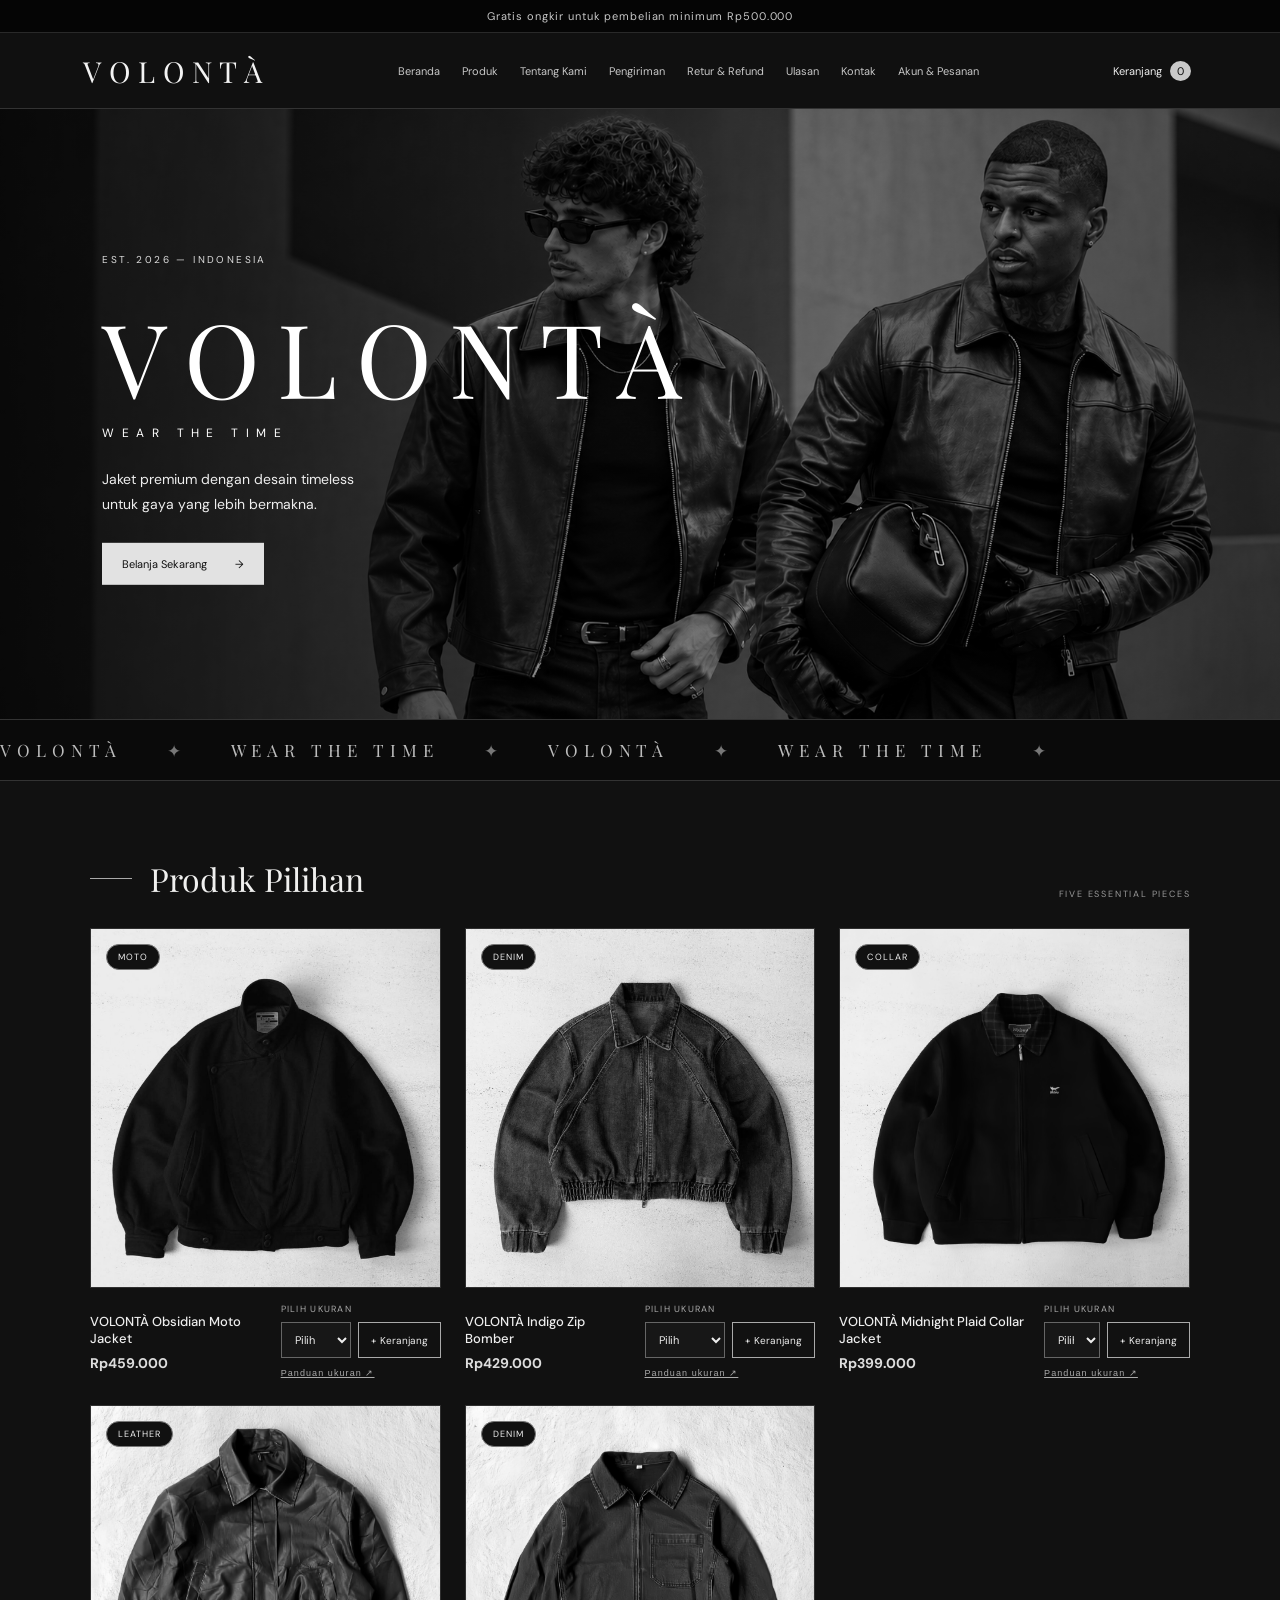
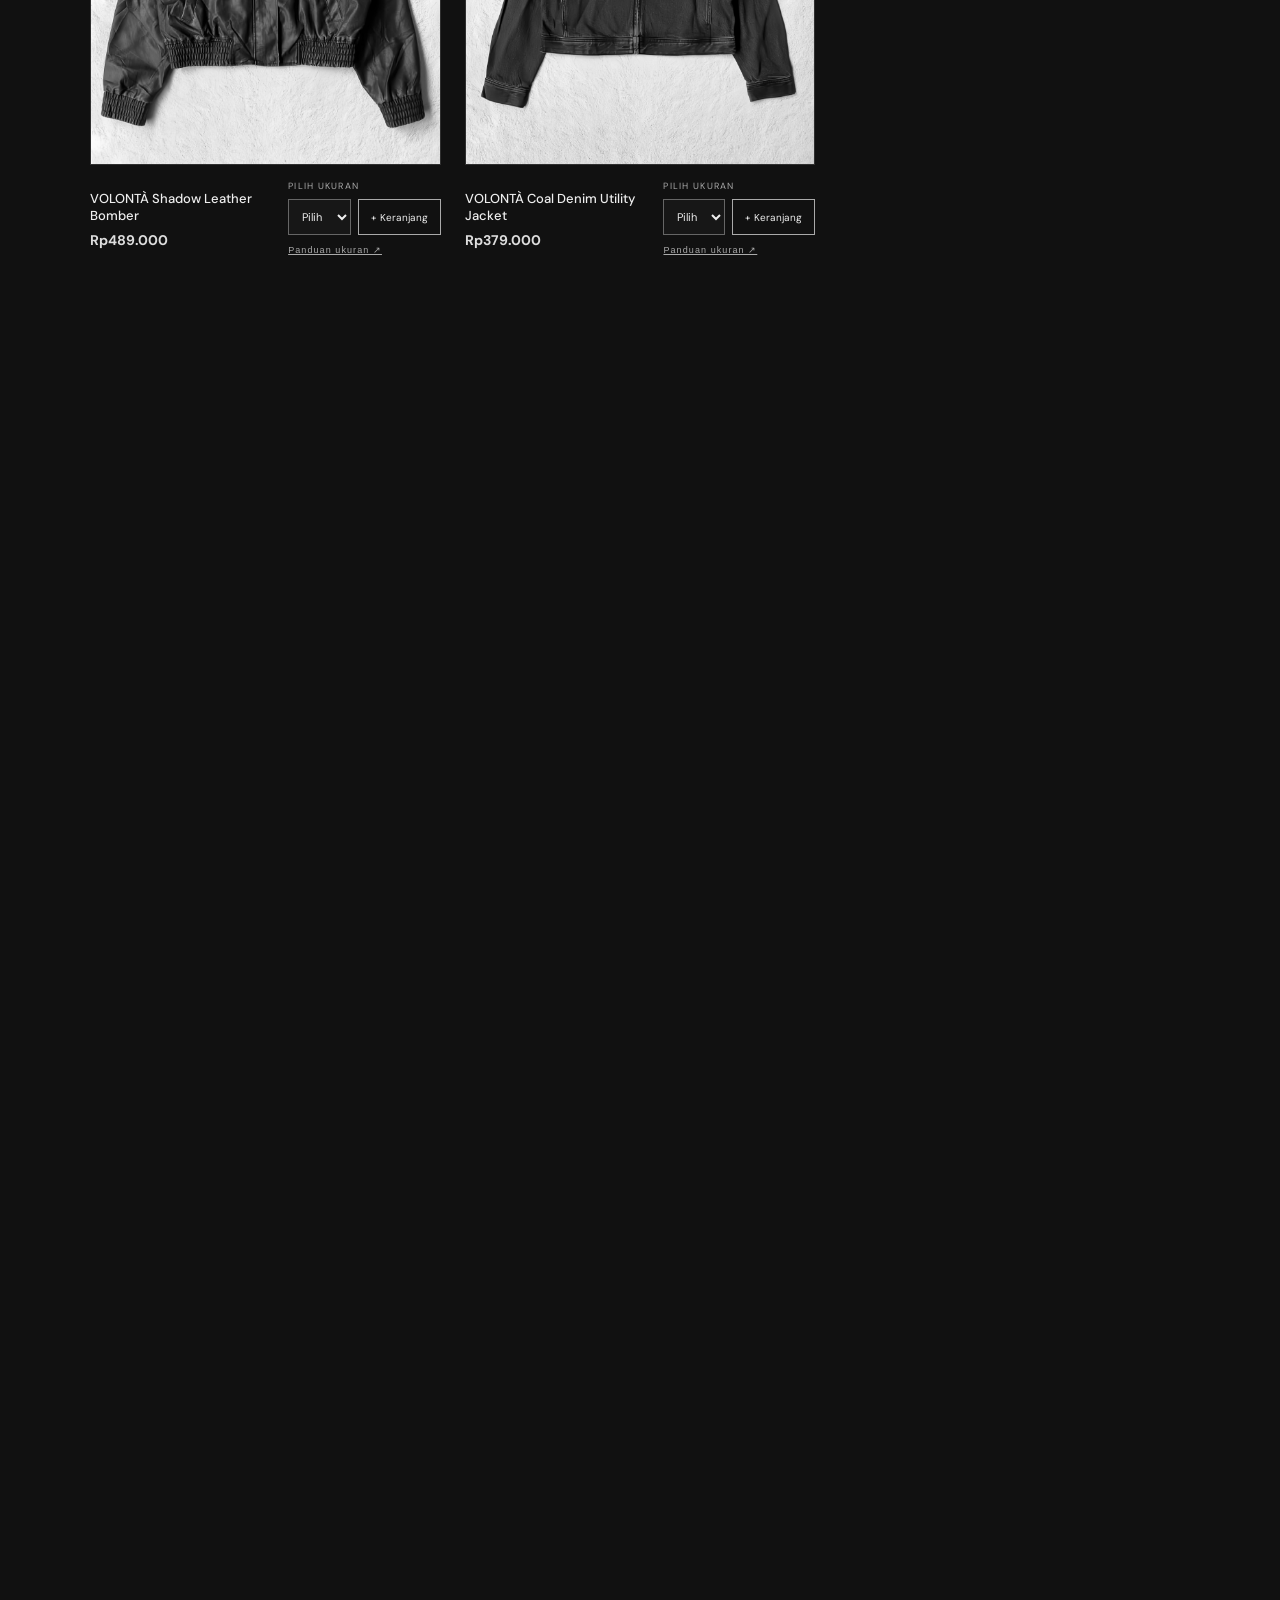
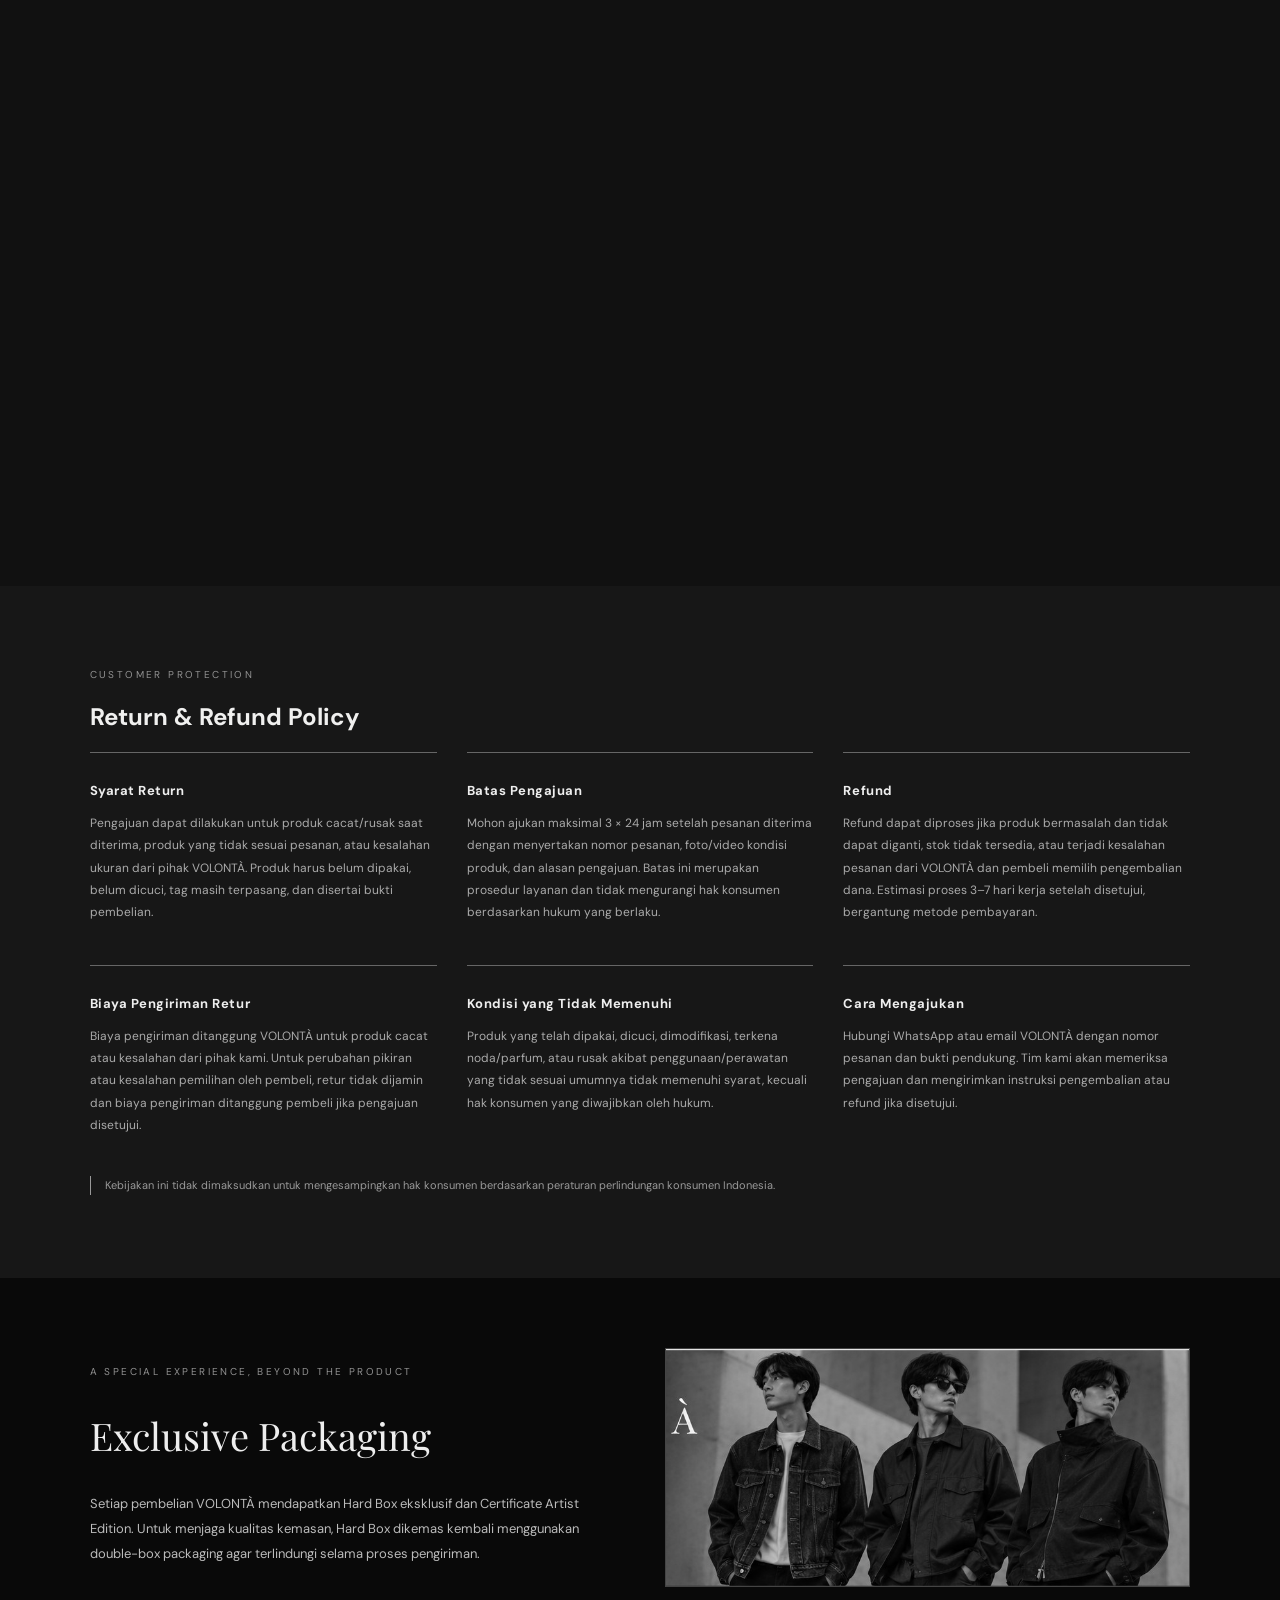
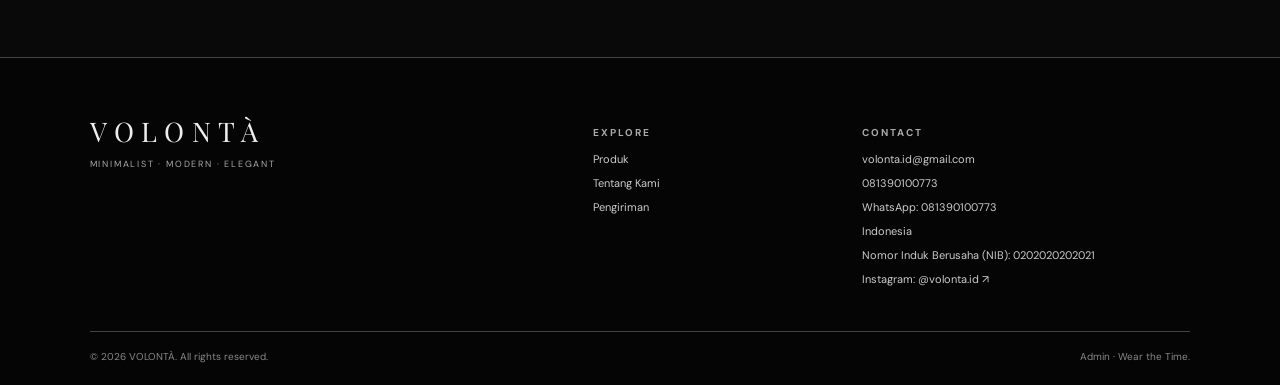
<file: index.html>
<!DOCTYPE html>
<html lang="id">
<head>
  <meta charset="UTF-8">
  <meta name="viewport" content="width=device-width, initial-scale=1.0">
  <meta name="description" content="VOLONTÀ — jaket modern, minimalis, dan timeless.">
  <title>VOLONTÀ — Wear the Time</title>
  <link rel="preconnect" href="https://fonts.googleapis.com">
  <link rel="preconnect" href="https://fonts.gstatic.com" crossorigin>
  <link href="https://fonts.googleapis.com/css2?family=DM+Sans:wght@400;500;600;700&family=Playfair+Display:wght@400;500&display=swap" rel="stylesheet">
  <link rel="stylesheet" href="style.css?v=hero-overlay-mobile-20261108">
</head>
<body>
  <div class="announcement">Gratis ongkir untuk pembelian minimum Rp500.000</div>
  <header class="site-header">
    <a class="wordmark" href="#home">VOLONTÀ</a>
    <button class="menu-toggle" aria-label="Buka navigasi" aria-expanded="false" aria-controls="main-navigation">☰</button>
    <nav class="main-nav" id="main-navigation">
      <a href="#home">Beranda</a><a href="#products">Produk</a><a href="#about">Tentang Kami</a>
      <a href="#shipping">Pengiriman</a><a href="#returns">Retur & Refund</a><a href="#reviews">Ulasan</a><a href="#contact">Kontak</a><a href="account.html">Akun & Pesanan</a>
    </nav>
    <button class="cart-trigger" aria-label="Buka keranjang">Keranjang <span id="cart-count">0</span></button>
  </header>

  <main>
    <section class="hero" id="home">
      <div class="hero-visual">
        <picture class="hero-picture">
          <source media="(max-width: 680px)" srcset="assets/editorial-home-mobile.png">
          <img class="hero-image" src="assets/editorial-home-clean.png" alt="Dua model mengenakan jaket VOLONTÀ di depan arsitektur beton">
        </picture>
        <div class="hero-shade"></div>
      </div>
      <div class="hero-copy">
        <p class="eyebrow">EST. 2026 — INDONESIA</p>
        <h1>VOLONTÀ</h1>
        <p class="tagline">WEAR THE TIME</p>
        <p class="hero-description">Jaket premium dengan desain timeless<br> untuk gaya yang lebih bermakna.</p>
        <a class="light-button" href="#products">Belanja Sekarang <span>→</span></a>
      </div>
    </section>

    <div class="marquee" aria-label="Wear the Time"><div>VOLONTÀ <span>✦</span> WEAR THE TIME <span>✦</span> VOLONTÀ <span>✦</span> WEAR THE TIME <span>✦</span></div></div>
    <section class="section products-section" id="products">
      <div class="section-heading"><div><span class="heading-line"></span><h2>Produk Pilihan</h2></div><span class="muted">FIVE ESSENTIAL PIECES</span></div>
      <div class="product-grid">
        <article class="product-card">
          <div class="product-image-wrap"><img src="assets/obsidian-moto-jacket.jpg" alt="VOLONTÀ Obsidian Moto Jacket"><span class="category">MOTO</span></div>
          <div class="product-info"><div><h3>VOLONTÀ Obsidian Moto Jacket</h3><p class="price">Rp459.000</p></div><div class="product-actions"><label class="size-label" for="size-obsidian">PILIH UKURAN</label><select id="size-obsidian" class="size-select" aria-label="Ukuran Obsidian Moto Jacket"><option value="">Pilih</option><option value="S">S</option><option value="M">M</option><option value="L">L</option><option value="XL">XL</option></select><p class="size-error" data-size-error="obsidian" hidden>Pilih ukuran dulu agar bisa ditambahkan.</p><button class="add-button" data-product="obsidian">+ Keranjang</button><button type="button" class="size-guide-link" data-guide="obsidian">Panduan ukuran ↗</button></div></div>
        </article>
        <article class="product-card">
          <div class="product-image-wrap"><img src="assets/indigo-zip-bomber.jpg" alt="VOLONTÀ Indigo Zip Bomber"><span class="category">DENIM</span></div>
          <div class="product-info"><div><h3>VOLONTÀ Indigo Zip Bomber</h3><p class="price">Rp429.000</p></div><div class="product-actions"><label class="size-label" for="size-indigo">PILIH UKURAN</label><select id="size-indigo" class="size-select" aria-label="Ukuran Indigo Zip Bomber"><option value="">Pilih</option><option value="S">S</option><option value="M">M</option><option value="L">L</option><option value="XL">XL</option></select><p class="size-error" data-size-error="indigo" hidden>Pilih ukuran dulu agar bisa ditambahkan.</p><button class="add-button" data-product="indigo">+ Keranjang</button><button type="button" class="size-guide-link" data-guide="indigo">Panduan ukuran ↗</button></div></div>
        </article>
        <article class="product-card">
          <div class="product-image-wrap"><img src="assets/midnight-plaid-jacket.jpg" alt="VOLONTÀ Midnight Plaid Collar Jacket"><span class="category">COLLAR</span></div>
          <div class="product-info"><div><h3>VOLONTÀ Midnight Plaid Collar Jacket</h3><p class="price">Rp399.000</p></div><div class="product-actions"><label class="size-label" for="size-midnight">PILIH UKURAN</label><select id="size-midnight" class="size-select" aria-label="Ukuran Midnight Plaid Collar Jacket"><option value="">Pilih</option><option value="S">S</option><option value="M">M</option><option value="L">L</option><option value="XL">XL</option></select><p class="size-error" data-size-error="midnight" hidden>Pilih ukuran dulu agar bisa ditambahkan.</p><button class="add-button" data-product="midnight">+ Keranjang</button><button type="button" class="size-guide-link" data-guide="midnight">Panduan ukuran ↗</button></div></div>
        </article>
        <article class="product-card">
          <div class="product-image-wrap"><img src="assets/shadow-leather-bomber.jpg" alt="VOLONTÀ Shadow Leather Bomber"><span class="category">LEATHER</span></div>
          <div class="product-info"><div><h3>VOLONTÀ Shadow Leather Bomber</h3><p class="price">Rp489.000</p></div><div class="product-actions"><label class="size-label" for="size-shadow">PILIH UKURAN</label><select id="size-shadow" class="size-select" aria-label="Ukuran Shadow Leather Bomber"><option value="">Pilih</option><option value="S">S</option><option value="M">M</option><option value="L">L</option><option value="XL">XL</option></select><p class="size-error" data-size-error="shadow" hidden>Pilih ukuran dulu agar bisa ditambahkan.</p><button class="add-button" data-product="shadow">+ Keranjang</button><button type="button" class="size-guide-link" data-guide="shadow">Panduan ukuran ↗</button></div></div>
        </article>
        <article class="product-card">
          <div class="product-image-wrap"><img src="assets/coal-denim-utility.jpg" alt="VOLONTÀ Coal Denim Utility Jacket"><span class="category">DENIM</span></div>
          <div class="product-info"><div><h3>VOLONTÀ Coal Denim Utility Jacket</h3><p class="price">Rp379.000</p></div><div class="product-actions"><label class="size-label" for="size-coal">PILIH UKURAN</label><select id="size-coal" class="size-select" aria-label="Ukuran Coal Denim Utility Jacket"><option value="">Pilih</option><option value="S">S</option><option value="M">M</option><option value="L">L</option><option value="XL">XL</option></select><p class="size-error" data-size-error="coal" hidden>Pilih ukuran dulu agar bisa ditambahkan.</p><button class="add-button" data-product="coal">+ Keranjang</button><button type="button" class="size-guide-link" data-guide="coal">Panduan ukuran ↗</button></div></div>
        </article>
      </div>
    </section>

    <section class="trust-strip">
      <div><span>◇</span><p>Pembayaran aman<br>& terpercaya</p></div><div><span>↗</span><p>Pengiriman ke seluruh<br>Indonesia</p></div>
      <div><span>↺</span><p>Customer care<br>responsif</p></div><div><span>☆</span><p>Hard Box & Certificate<br>Artist Edition</p></div>
    </section>

    <section class="about-section" id="about">
      <div class="about-image"><img src="assets/editorial-about.jpg" alt="Potret editorial model VOLONTÀ"></div>
      <div class="about-copy"><p class="eyebrow">OUR PHILOSOPHY</p><h2>Lebih dari sekadar<br>apa yang dikenakan.</h2>
        <p>VOLONTÀ hadir dari keyakinan bahwa gaya personal tidak perlu berlebihan. Kami menghadirkan jaket dengan garis desain yang bersih, karakter yang kuat, dan estetika yang bertahan melampaui musim.</p>
        <p>Minimalist. Modern. Elegant.</p><a class="text-link" href="#contact">Kenali VOLONTÀ <span>→</span></a>
      </div>
    </section>

    <section class="reviews-section" id="reviews">
      <div class="reviews-layout">
        <div class="reviews-intro"><p class="eyebrow">FROM OUR COMMUNITY</p><h3>Worn, lived in,<br>and loved.</h3><p>Bagikan pengalamanmu dengan VOLONTÀ. Ulasan yang disetujui akan tampil untuk semua pengunjung.</p></div>
        <form class="review-form" id="review-form">
          
          <label for="review-name">Nama yang ditampilkan</label><input id="review-name" name="reviewerName" type="text" maxlength="60" placeholder="Nama" required>
          <label for="review-product">Produk yang diulas</label><select id="review-product" name="product" required><option value="">Pilih produk</option><option value="obsidian">Obsidian Moto Jacket</option><option value="indigo">Indigo Zip Bomber</option><option value="midnight">Midnight Plaid Collar Jacket</option><option value="shadow">Shadow Leather Bomber</option><option value="coal">Coal Denim Utility Jacket</option></select>
          <label for="review-rating">Penilaian</label><select id="review-rating" name="rating" required><option value="">Pilih rating</option><option value="5">★★★★★ — Sangat suka</option><option value="4">★★★★ — Suka</option><option value="3">★★★ — Cukup</option><option value="2">★★ — Kurang</option><option value="1">★ — Tidak puas</option></select>
          <label for="review-message">Ulasan</label><textarea id="review-message" name="message" rows="4" maxlength="1200" placeholder="Ceritakan pengalamanmu dengan produk ini" required></textarea>
          <button type="submit">KIRIM ULASAN</button><small>Nama dan ulasan akan langsung terlihat publik setelah dikirim.</small><p class="review-status" id="review-status" role="status" aria-live="polite"></p>
        </form>
      </div>
      <div class="reviews-list" id="reviews-list" aria-live="polite"><p class="reviews-empty">Memuat ulasan…</p></div>
    </section>
    <section class="info-section" id="shipping">
      <p class="eyebrow">CUSTOMER CARE</p><h2>Shipping & Order Information</h2>
      <div class="info-grid">
        <article><h3>01 / Pemrosesan Pesanan</h3><p>Pesanan diproses dalam 1–2 hari kerja setelah pembayaran dikonfirmasi. Pesanan pada hari libur diproses pada hari kerja berikutnya.</p></article>
        <article><h3>02 / Estimasi Pengiriman</h3><p>Dalam kota: 1–2 hari kerja. Pulau Jawa: 2–4 hari kerja. Luar Pulau Jawa: 3–7 hari kerja. Wilayah terpencil: 5–14 hari kerja. Estimasi dapat berubah mengikuti kurir dan kondisi operasional.</p></article>
        <article><h3>03 / Ekspedisi & Ongkir</h3><p>Ekspedisi mengikuti jangkauan alamat tujuan dan pilihan layanan yang tersedia. Ongkos kirim dihitung berdasarkan alamat, berat paket, dan layanan kurir, lalu dikonfirmasi admin melalui WhatsApp.</p></article>
        <article><h3>04 / Nomor Resi</h3><p>Nomor resi akan dibagikan setelah paket diserahkan kepada ekspedisi. Pembeli dapat melacak paket melalui kanal resmi kurir.</p></article>
        <article><h3>05 / Exclusive Packaging</h3><p>Semua pembelian mendapatkan Hard Box dan Certificate Artist Edition. Hard Box akan dikemas kembali menggunakan double-box packaging untuk membantu melindungi kemasan dan meminimalkan risiko kerusakan selama pengiriman.</p></article>
        <article><h3>06 / Paket Bermasalah</h3><p>Jika paket rusak atau pesanan tidak sesuai, segera hubungi VOLONTÀ dan sertakan foto atau video unboxing serta nomor pesanan agar kami dapat membantu pemeriksaan dan proses klaim.</p></article>
      </div>
    </section>
    <section class="policy-section" id="returns">
      <p class="eyebrow">CUSTOMER PROTECTION</p><h2>Return & Refund Policy</h2>
      <div class="policy-grid">
        <article><h3>Syarat Return</h3><p>Pengajuan dapat dilakukan untuk produk cacat/rusak saat diterima, produk yang tidak sesuai pesanan, atau kesalahan ukuran dari pihak VOLONTÀ. Produk harus belum dipakai, belum dicuci, tag masih terpasang, dan disertai bukti pembelian.</p></article>
        <article><h3>Batas Pengajuan</h3><p>Mohon ajukan maksimal 3 × 24 jam setelah pesanan diterima dengan menyertakan nomor pesanan, foto/video kondisi produk, dan alasan pengajuan. Batas ini merupakan prosedur layanan dan tidak mengurangi hak konsumen berdasarkan hukum yang berlaku.</p></article>
        <article><h3>Refund</h3><p>Refund dapat diproses jika produk bermasalah dan tidak dapat diganti, stok tidak tersedia, atau terjadi kesalahan pesanan dari VOLONTÀ dan pembeli memilih pengembalian dana. Estimasi proses 3–7 hari kerja setelah disetujui, bergantung metode pembayaran.</p></article>
        <article><h3>Biaya Pengiriman Retur</h3><p>Biaya pengiriman ditanggung VOLONTÀ untuk produk cacat atau kesalahan dari pihak kami. Untuk perubahan pikiran atau kesalahan pemilihan oleh pembeli, retur tidak dijamin dan biaya pengiriman ditanggung pembeli jika pengajuan disetujui.</p></article>
        <article><h3>Kondisi yang Tidak Memenuhi</h3><p>Produk yang telah dipakai, dicuci, dimodifikasi, terkena noda/parfum, atau rusak akibat penggunaan/perawatan yang tidak sesuai umumnya tidak memenuhi syarat, kecuali hak konsumen yang diwajibkan oleh hukum.</p></article>
        <article><h3>Cara Mengajukan</h3><p>Hubungi WhatsApp atau email VOLONTÀ dengan nomor pesanan dan bukti pendukung. Tim kami akan memeriksa pengajuan dan mengirimkan instruksi pengembalian atau refund jika disetujui.</p></article>
      </div>
      <p class="policy-note">Kebijakan ini tidak dimaksudkan untuk mengesampingkan hak konsumen berdasarkan peraturan perlindungan konsumen Indonesia.</p>
    </section>
    <section class="packaging-section">
      <div><p class="eyebrow">A SPECIAL EXPERIENCE, BEYOND THE PRODUCT</p><h2>Exclusive Packaging</h2><p>Setiap pembelian VOLONTÀ mendapatkan Hard Box eksklusif dan Certificate Artist Edition. Untuk menjaga kualitas kemasan, Hard Box dikemas kembali menggunakan double-box packaging agar terlindungi selama proses pengiriman.</p></div>
      <img src="assets/editorial-home.jpg" alt="Kemasan editorial VOLONTÀ" />
    </section>

  </main>

  <footer id="contact">
    <div class="footer-brand"><a class="wordmark" href="#home">VOLONTÀ</a><p>MINIMALIST · MODERN · ELEGANT</p></div>
    <div><h4>EXPLORE</h4><a href="#products">Produk</a><a href="#about">Tentang Kami</a><a href="#shipping">Pengiriman</a></div>
    <div><h4>CONTACT</h4><a href="mailto:volonta.id@gmail.com">volonta.id@gmail.com</a><a href="tel:+6281390100773">081390100773</a><a href="https://wa.me/6281390100773" target="_blank" rel="noopener">WhatsApp: 081390100773</a><p>Indonesia</p><p>Nomor Induk Berusaha (NIB): 0202020202021</p><a href="https://www.instagram.com/volonta.id/" target="_blank" rel="noopener noreferrer">Instagram: @volonta.id ↗</a></div>
    <div class="copyright">© 2026 VOLONTÀ. All rights reserved. <span><a href="admin.html">Admin</a> · Wear the Time.</span></div>
  </footer>

  <aside class="cart-panel" id="cart-panel" role="dialog" aria-modal="true" aria-labelledby="cart-title" aria-hidden="true" inert>
    <div class="cart-header"><h2 id="cart-title">Keranjang</h2><button id="close-cart" aria-label="Tutup keranjang">×</button></div>
    <div id="cart-items"><p class="empty-cart">Keranjang Anda masih kosong.</p></div>
    <div class="cart-bottom"><div class="cart-total"><span>Total</span><strong id="cart-total">Rp0</strong></div><div class="checkout-fields"><label for="buyer-name">Nama lengkap</label><input id="buyer-name" autocomplete="name" placeholder="Nama penerima"><label for="buyer-phone">Nomor HP</label><input id="buyer-phone" autocomplete="tel" placeholder="08xxxxxxxxxx"><label for="buyer-address">Alamat lengkap</label><textarea id="buyer-address" rows="3" autocomplete="street-address" placeholder="Jalan, kecamatan, kota, provinsi, kode pos"></textarea></div><button id="checkout" class="checkout-button">CHECKOUT VIA WHATSAPP</button><p id="checkout-message" class="checkout-message" role="status" aria-live="polite" hidden></p><small>Admin akan mengonfirmasi stok, ongkir, dan total pembayaran melalui WhatsApp.</small></div>
  </aside>
  <div class="overlay" id="overlay"></div>
  <div class="guide-modal" id="guide-modal" role="dialog" aria-modal="true" aria-labelledby="guide-title" aria-hidden="true" inert><div class="guide-card"><button class="guide-close" id="guide-close" aria-label="Tutup panduan ukuran">×</button><p class="eyebrow">VOLONTÀ FIT GUIDE</p><h2 id="guide-title">SIZE GUIDE</h2><p class="guide-subtitle">Angka ukuran pada panduan ini merupakan estimasi awal dan perlu dicocokkan dengan sampel fisik. TB/BB juga panduan awal; bentuk tubuh dan preferensi fit dapat memengaruhi pilihan.</p><div id="guide-table"></div><p class="guide-note">Cara ukur: lingkar dada diukur mengelilingi bagian dada terlebar; lebar bahu dari ujung bahu ke ujung bahu; panjang jaket dari titik bahu dekat leher ke ujung bawah jaket. Jika berada di antara dua ukuran, pertimbangkan ukuran lebih besar untuk fit lebih longgar.</p></div></div>
  <script src="supabase-config.js"></script>
  <script src="auth.js"></script>
  <script src="script.js?v=customer-orders-20261107"></script>
</body>
</html>
</file>
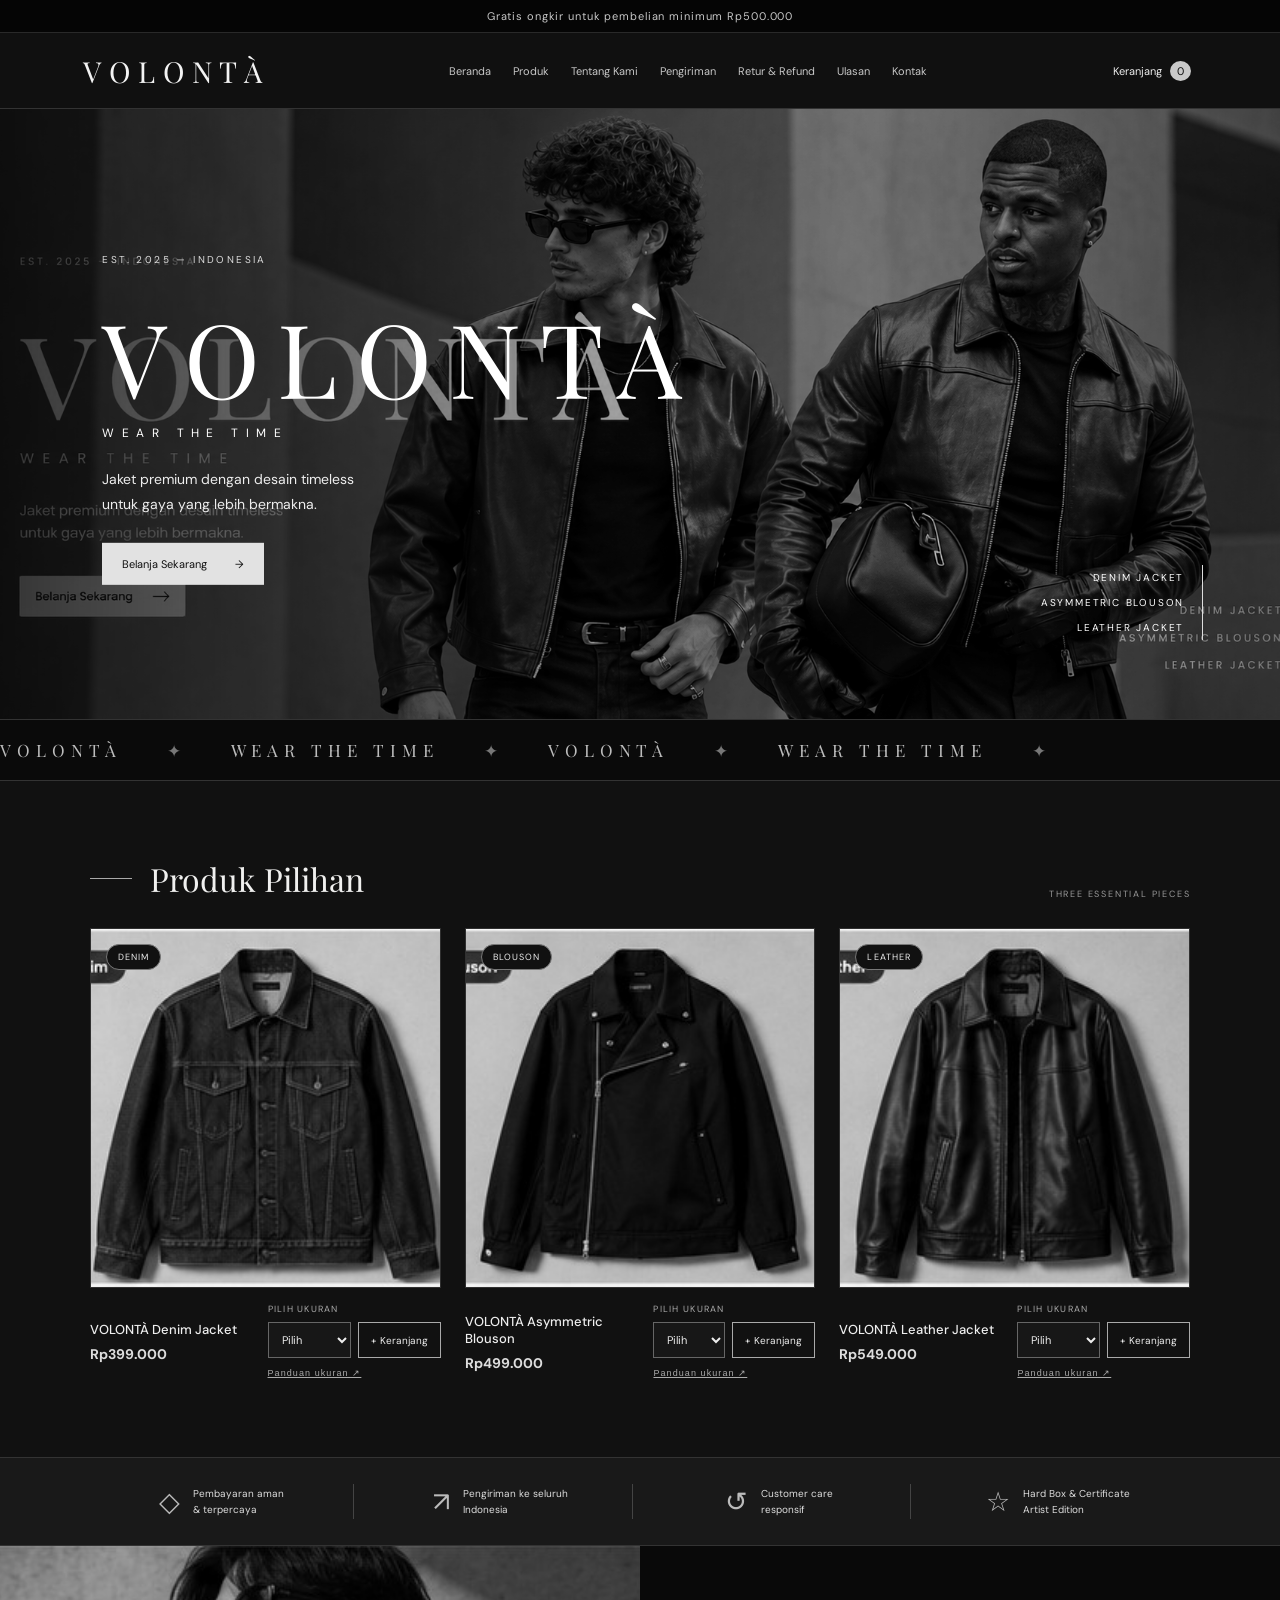
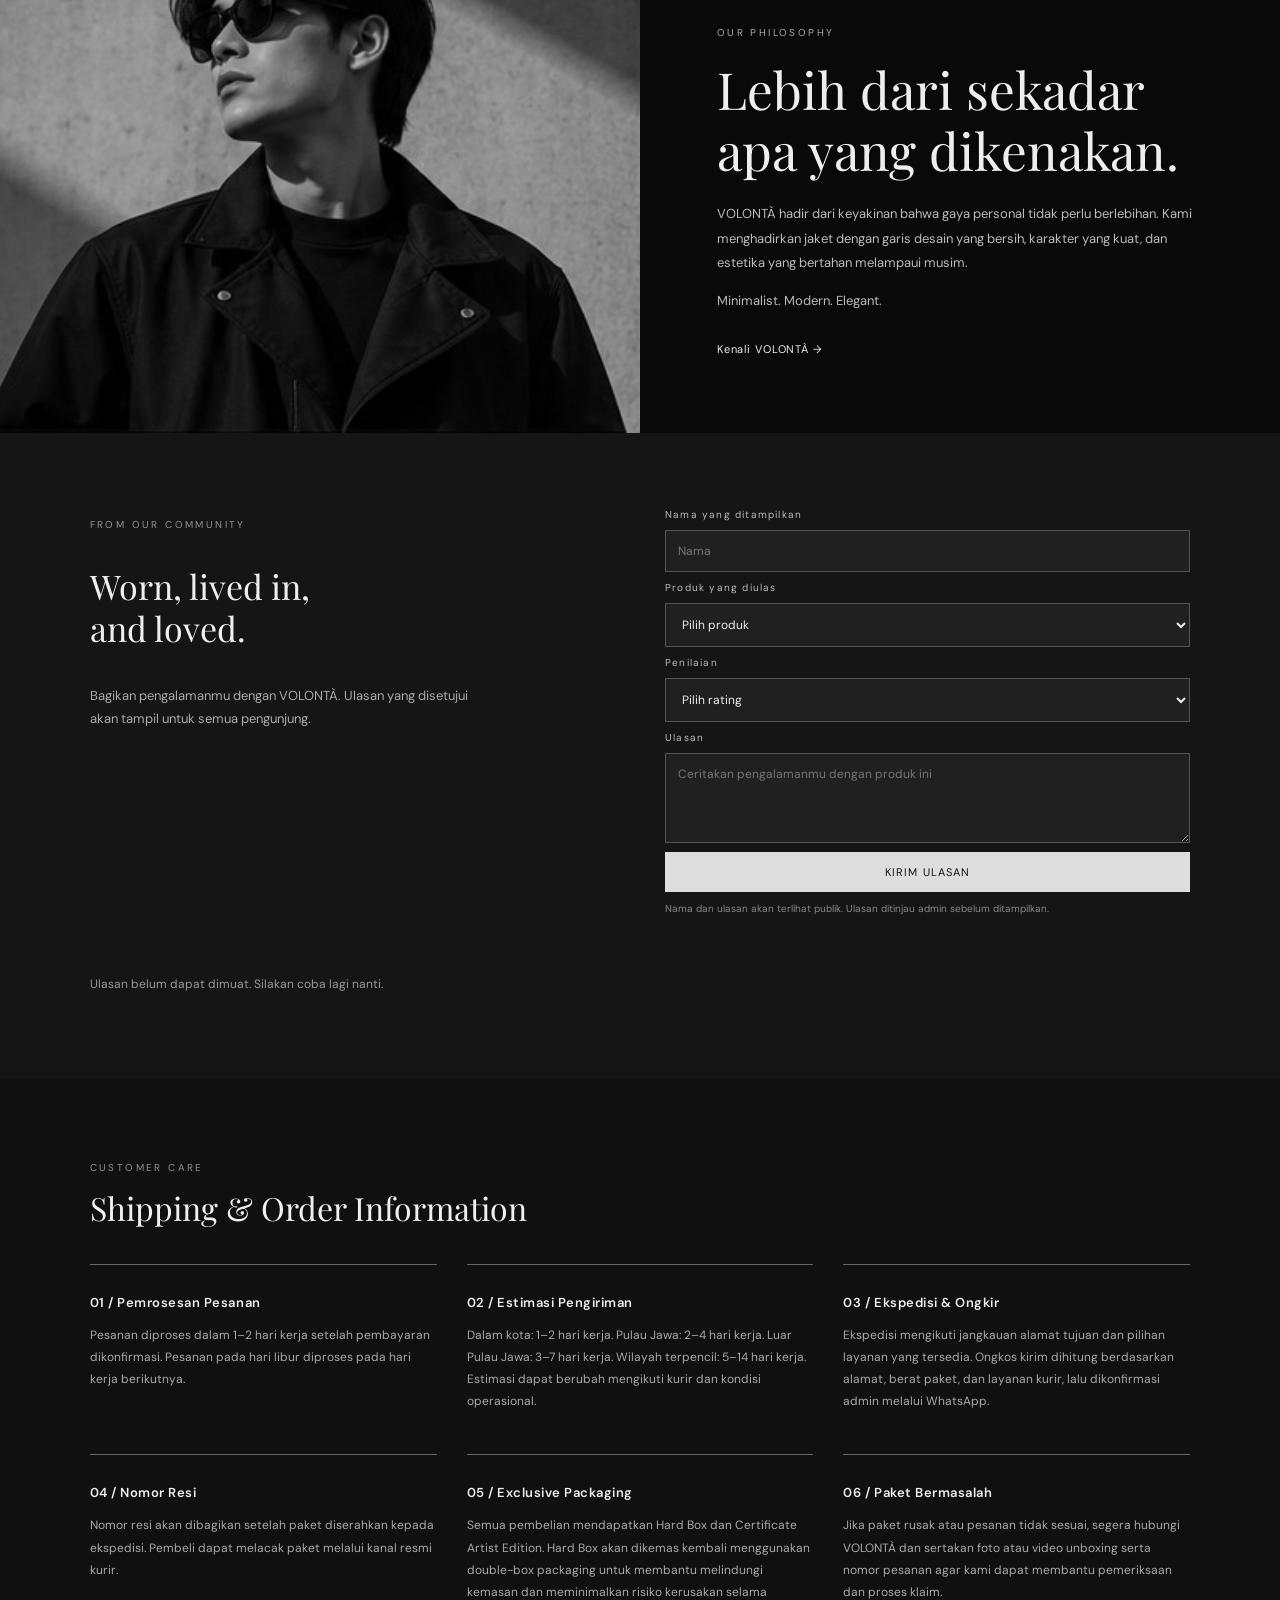
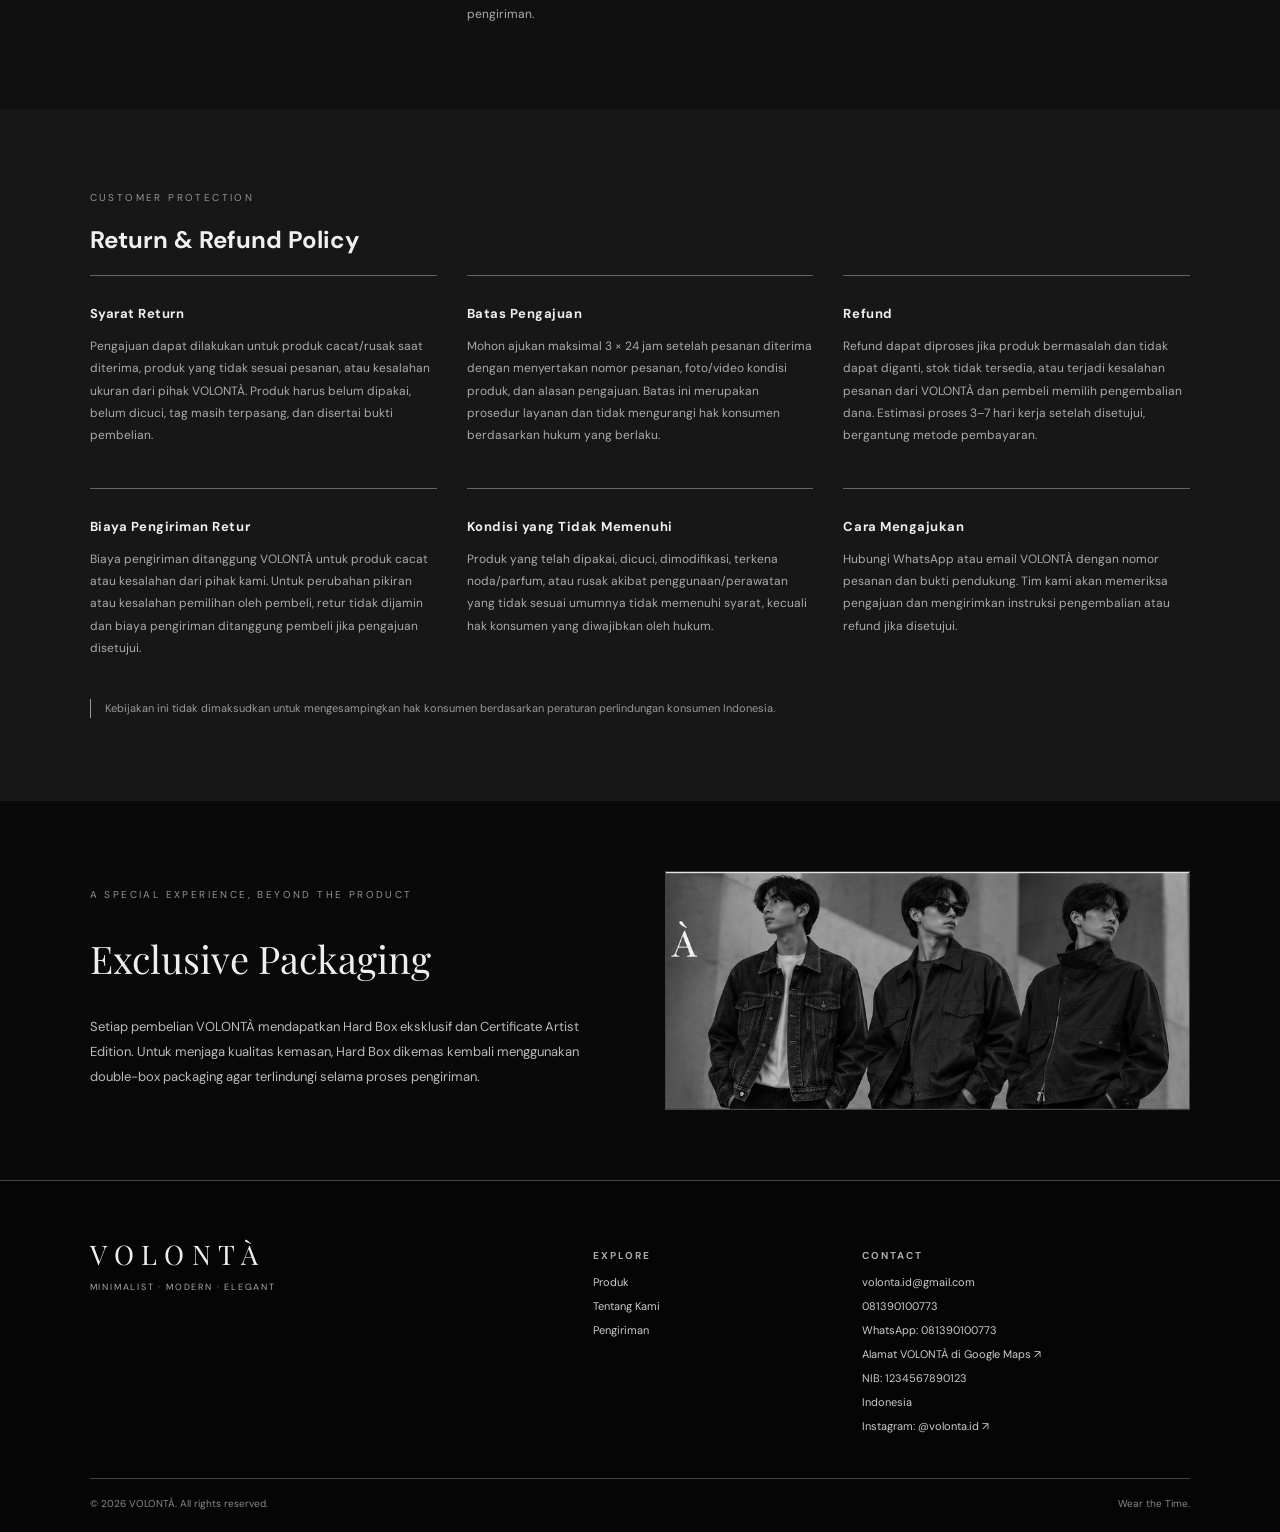
<file: final web side/VOLONTA_website_review_cart_fix/index.html>
<!DOCTYPE html>
<html lang="id">
<head>
  <meta charset="UTF-8">
  <meta name="viewport" content="width=device-width, initial-scale=1.0">
  <meta name="description" content="VOLONTÀ — jaket modern, minimalis, dan timeless.">
  <title>VOLONTÀ — Wear the Time</title>
  <link rel="preconnect" href="https://fonts.googleapis.com">
  <link rel="preconnect" href="https://fonts.gstatic.com" crossorigin>
  <link href="https://fonts.googleapis.com/css2?family=DM+Sans:wght@400;500;600;700&family=Playfair+Display:wght@400;500&display=swap" rel="stylesheet">
  <link rel="stylesheet" href="style.css">
</head>
<body>
  <div class="announcement">Gratis ongkir untuk pembelian minimum Rp500.000</div>
  <header class="site-header">
    <a class="wordmark" href="#home">VOLONTÀ</a>
    <button class="menu-toggle" aria-label="Buka navigasi" aria-expanded="false">☰</button>
    <nav class="main-nav">
      <a href="#home">Beranda</a><a href="#products">Produk</a><a href="#about">Tentang Kami</a>
      <a href="#shipping">Pengiriman</a><a href="#returns">Retur & Refund</a><a href="#reviews">Ulasan</a><a href="#contact">Kontak</a>
    </nav>
    <button class="cart-trigger" aria-label="Buka keranjang">Keranjang <span id="cart-count">0</span></button>
  </header>

  <main>
    <section class="hero" id="home">
      <img class="hero-image" src="assets/editorial-home.png" alt="Model editorial mengenakan jaket VOLONTÀ di depan arsitektur beton">
      <div class="hero-shade"></div>
      <div class="hero-copy">
        <p class="eyebrow">EST. 2025 — INDONESIA</p>
        <h1>VOLONTÀ</h1>
        <p class="tagline">WEAR THE TIME</p>
        <p class="hero-description">Jaket premium dengan desain timeless<br>untuk gaya yang lebih bermakna.</p>
        <a class="light-button" href="#products">Belanja Sekarang <span>→</span></a>
      </div>
      <div class="hero-side">DENIM JACKET<br>ASYMMETRIC BLOUSON<br>LEATHER JACKET</div>
    </section>

    <div class="marquee" aria-label="Wear the Time"><div>VOLONTÀ <span>✦</span> WEAR THE TIME <span>✦</span> VOLONTÀ <span>✦</span> WEAR THE TIME <span>✦</span></div></div>
    <section class="section products-section" id="products">
      <div class="section-heading"><div><span class="heading-line"></span><h2>Produk Pilihan</h2></div><span class="muted">THREE ESSENTIAL PIECES</span></div>
      <div class="product-grid">
        <article class="product-card">
          <div class="product-image-wrap"><img src="assets/denim-jacket.jpg" alt="VOLONTÀ Denim Jacket"><span class="category">DENIM</span></div>
          <div class="product-info"><div><h3>VOLONTÀ Denim Jacket</h3><p class="price">Rp399.000</p></div><div class="product-actions"><label class="size-label" for="size-denim">PILIH UKURAN</label><select id="size-denim" class="size-select" aria-label="Ukuran Denim Jacket"><option value="">Pilih</option><option value="S">S</option><option value="M">M</option><option value="L">L</option><option value="XL">XL</option></select><p class="size-error" data-size-error="denim" hidden>Pilih ukuran dulu agar bisa ditambahkan.</p><button class="add-button" data-product="denim">+ Keranjang</button><button type="button" class="size-guide-link" data-guide="denim">Panduan ukuran ↗</button></div></div>
        </article>
        <article class="product-card">
          <div class="product-image-wrap"><img src="assets/asymmetric-blouson.jpg" alt="VOLONTÀ Asymmetric Blouson"><span class="category">BLOUSON</span></div>
          <div class="product-info"><div><h3>VOLONTÀ Asymmetric Blouson</h3><p class="price">Rp499.000</p></div><div class="product-actions"><label class="size-label" for="size-blouson">PILIH UKURAN</label><select id="size-blouson" class="size-select" aria-label="Ukuran Asymmetric Blouson"><option value="">Pilih</option><option value="S">S</option><option value="M">M</option><option value="L">L</option><option value="XL">XL</option></select><p class="size-error" data-size-error="blouson" hidden>Pilih ukuran dulu agar bisa ditambahkan.</p><button class="add-button" data-product="blouson">+ Keranjang</button><button type="button" class="size-guide-link" data-guide="blouson">Panduan ukuran ↗</button></div></div>
        </article>
        <article class="product-card">
          <div class="product-image-wrap"><img src="assets/leather-jacket.jpg" alt="VOLONTÀ Leather Jacket"><span class="category">LEATHER</span></div>
          <div class="product-info"><div><h3>VOLONTÀ Leather Jacket</h3><p class="price">Rp549.000</p></div><div class="product-actions"><label class="size-label" for="size-leather">PILIH UKURAN</label><select id="size-leather" class="size-select" aria-label="Ukuran Leather Jacket"><option value="">Pilih</option><option value="S">S</option><option value="M">M</option><option value="L">L</option><option value="XL">XL</option></select><p class="size-error" data-size-error="leather" hidden>Pilih ukuran dulu agar bisa ditambahkan.</p><button class="add-button" data-product="leather">+ Keranjang</button><button type="button" class="size-guide-link" data-guide="leather">Panduan ukuran ↗</button></div></div>
        </article>
      </div>
    </section>

    <section class="trust-strip">
      <div><span>◇</span><p>Pembayaran aman<br>& terpercaya</p></div><div><span>↗</span><p>Pengiriman ke seluruh<br>Indonesia</p></div>
      <div><span>↺</span><p>Customer care<br>responsif</p></div><div><span>☆</span><p>Hard Box & Certificate<br>Artist Edition</p></div>
    </section>

    <section class="about-section" id="about">
      <div class="about-image"><img src="assets/editorial-about.jpg" alt="Potret editorial model VOLONTÀ"></div>
      <div class="about-copy"><p class="eyebrow">OUR PHILOSOPHY</p><h2>Lebih dari sekadar<br>apa yang dikenakan.</h2>
        <p>VOLONTÀ hadir dari keyakinan bahwa gaya personal tidak perlu berlebihan. Kami menghadirkan jaket dengan garis desain yang bersih, karakter yang kuat, dan estetika yang bertahan melampaui musim.</p>
        <p>Minimalist. Modern. Elegant.</p><a class="text-link" href="#contact">Kenali VOLONTÀ <span>→</span></a>
      </div>
    </section>

    <section class="reviews-section" id="reviews">
      <div class="reviews-layout">
        <div class="reviews-intro"><p class="eyebrow">FROM OUR COMMUNITY</p><h3>Worn, lived in,<br>and loved.</h3><p>Bagikan pengalamanmu dengan VOLONTÀ. Ulasan yang disetujui akan tampil untuk semua pengunjung.</p></div>
        <form class="review-form" id="review-form">
          
          <label for="review-name">Nama yang ditampilkan</label><input id="review-name" name="reviewerName" type="text" maxlength="60" placeholder="Nama" required>
          <label for="review-product">Produk yang diulas</label><select id="review-product" name="product" required><option value="">Pilih produk</option><option value="denim">Denim Jacket</option><option value="blouson">Asymmetric Blouson</option><option value="leather">Leather Jacket</option></select>
          <label for="review-rating">Penilaian</label><select id="review-rating" name="rating" required><option value="">Pilih rating</option><option value="5">★★★★★ — Sangat suka</option><option value="4">★★★★ — Suka</option><option value="3">★★★ — Cukup</option><option value="2">★★ — Kurang</option><option value="1">★ — Tidak puas</option></select>
          <label for="review-message">Ulasan</label><textarea id="review-message" name="message" rows="4" maxlength="1200" placeholder="Ceritakan pengalamanmu dengan produk ini" required></textarea>
          <button type="submit">KIRIM ULASAN</button><small>Nama dan ulasan akan terlihat publik. Ulasan ditinjau admin sebelum ditampilkan.</small><p class="review-status" id="review-status" role="status" aria-live="polite"></p>
        </form>
      </div>
      <div class="reviews-list" id="reviews-list" aria-live="polite"><p class="reviews-empty">Memuat ulasan…</p></div>
    </section>
    <section class="info-section" id="shipping">
      <p class="eyebrow">CUSTOMER CARE</p><h2>Shipping & Order Information</h2>
      <div class="info-grid">
        <article><h3>01 / Pemrosesan Pesanan</h3><p>Pesanan diproses dalam 1–2 hari kerja setelah pembayaran dikonfirmasi. Pesanan pada hari libur diproses pada hari kerja berikutnya.</p></article>
        <article><h3>02 / Estimasi Pengiriman</h3><p>Dalam kota: 1–2 hari kerja. Pulau Jawa: 2–4 hari kerja. Luar Pulau Jawa: 3–7 hari kerja. Wilayah terpencil: 5–14 hari kerja. Estimasi dapat berubah mengikuti kurir dan kondisi operasional.</p></article>
        <article><h3>03 / Ekspedisi & Ongkir</h3><p>Ekspedisi mengikuti jangkauan alamat tujuan dan pilihan layanan yang tersedia. Ongkos kirim dihitung berdasarkan alamat, berat paket, dan layanan kurir, lalu dikonfirmasi admin melalui WhatsApp.</p></article>
        <article><h3>04 / Nomor Resi</h3><p>Nomor resi akan dibagikan setelah paket diserahkan kepada ekspedisi. Pembeli dapat melacak paket melalui kanal resmi kurir.</p></article>
        <article><h3>05 / Exclusive Packaging</h3><p>Semua pembelian mendapatkan Hard Box dan Certificate Artist Edition. Hard Box akan dikemas kembali menggunakan double-box packaging untuk membantu melindungi kemasan dan meminimalkan risiko kerusakan selama pengiriman.</p></article>
        <article><h3>06 / Paket Bermasalah</h3><p>Jika paket rusak atau pesanan tidak sesuai, segera hubungi VOLONTÀ dan sertakan foto atau video unboxing serta nomor pesanan agar kami dapat membantu pemeriksaan dan proses klaim.</p></article>
      </div>
    </section>
    <section class="policy-section" id="returns">
      <p class="eyebrow">CUSTOMER PROTECTION</p><h2>Return & Refund Policy</h2>
      <div class="policy-grid">
        <article><h3>Syarat Return</h3><p>Pengajuan dapat dilakukan untuk produk cacat/rusak saat diterima, produk yang tidak sesuai pesanan, atau kesalahan ukuran dari pihak VOLONTÀ. Produk harus belum dipakai, belum dicuci, tag masih terpasang, dan disertai bukti pembelian.</p></article>
        <article><h3>Batas Pengajuan</h3><p>Mohon ajukan maksimal 3 × 24 jam setelah pesanan diterima dengan menyertakan nomor pesanan, foto/video kondisi produk, dan alasan pengajuan. Batas ini merupakan prosedur layanan dan tidak mengurangi hak konsumen berdasarkan hukum yang berlaku.</p></article>
        <article><h3>Refund</h3><p>Refund dapat diproses jika produk bermasalah dan tidak dapat diganti, stok tidak tersedia, atau terjadi kesalahan pesanan dari VOLONTÀ dan pembeli memilih pengembalian dana. Estimasi proses 3–7 hari kerja setelah disetujui, bergantung metode pembayaran.</p></article>
        <article><h3>Biaya Pengiriman Retur</h3><p>Biaya pengiriman ditanggung VOLONTÀ untuk produk cacat atau kesalahan dari pihak kami. Untuk perubahan pikiran atau kesalahan pemilihan oleh pembeli, retur tidak dijamin dan biaya pengiriman ditanggung pembeli jika pengajuan disetujui.</p></article>
        <article><h3>Kondisi yang Tidak Memenuhi</h3><p>Produk yang telah dipakai, dicuci, dimodifikasi, terkena noda/parfum, atau rusak akibat penggunaan/perawatan yang tidak sesuai umumnya tidak memenuhi syarat, kecuali hak konsumen yang diwajibkan oleh hukum.</p></article>
        <article><h3>Cara Mengajukan</h3><p>Hubungi WhatsApp atau email VOLONTÀ dengan nomor pesanan dan bukti pendukung. Tim kami akan memeriksa pengajuan dan mengirimkan instruksi pengembalian atau refund jika disetujui.</p></article>
      </div>
      <p class="policy-note">Kebijakan ini tidak dimaksudkan untuk mengesampingkan hak konsumen berdasarkan peraturan perlindungan konsumen Indonesia.</p>
    </section>
    <section class="packaging-section">
      <div><p class="eyebrow">A SPECIAL EXPERIENCE, BEYOND THE PRODUCT</p><h2>Exclusive Packaging</h2><p>Setiap pembelian VOLONTÀ mendapatkan Hard Box eksklusif dan Certificate Artist Edition. Untuk menjaga kualitas kemasan, Hard Box dikemas kembali menggunakan double-box packaging agar terlindungi selama proses pengiriman.</p></div>
      <img src="assets/editorial-home.jpg" alt="Kemasan editorial VOLONTÀ" />
    </section>

  </main>

  <footer id="contact">
    <div class="footer-brand"><a class="wordmark" href="#home">VOLONTÀ</a><p>MINIMALIST · MODERN · ELEGANT</p></div>
    <div><h4>EXPLORE</h4><a href="#products">Produk</a><a href="#about">Tentang Kami</a><a href="#shipping">Pengiriman</a></div>
    <div><h4>CONTACT</h4><a href="mailto:volonta.id@gmail.com">volonta.id@gmail.com</a><a href="tel:+6281390100773">081390100773</a><a href="https://wa.me/6281390100773" target="_blank" rel="noopener">WhatsApp: 081390100773</a><a href="https://maps.app.goo.gl/WTTATsSs6eZi1Bhk9" target="_blank" rel="noopener noreferrer">Alamat VOLONTÀ di Google Maps ↗</a><p>NIB: 1234567890123</p><p>Indonesia</p><a href="https://www.instagram.com/volonta.id/" target="_blank" rel="noopener noreferrer">Instagram: @volonta.id ↗</a></div>
    <div class="copyright">© 2026 VOLONTÀ. All rights reserved. <span>Wear the Time.</span></div>
  </footer>

  <aside class="cart-panel" id="cart-panel" aria-hidden="true">
    <div class="cart-header"><h2>Keranjang</h2><button id="close-cart" aria-label="Tutup keranjang">×</button></div>
    <div id="cart-items"><p class="empty-cart">Keranjang Anda masih kosong.</p></div>
    <div class="cart-bottom"><div class="cart-total"><span>Total</span><strong id="cart-total">Rp0</strong></div><div class="checkout-fields"><label for="buyer-name">Nama lengkap</label><input id="buyer-name" autocomplete="name" placeholder="Nama penerima"><label for="buyer-phone">Nomor HP</label><input id="buyer-phone" autocomplete="tel" placeholder="08xxxxxxxxxx"><label for="buyer-address">Alamat lengkap</label><textarea id="buyer-address" rows="3" autocomplete="street-address" placeholder="Jalan, kecamatan, kota, provinsi, kode pos"></textarea></div><button id="checkout" class="checkout-button">CHECKOUT VIA WHATSAPP</button><small>Admin akan mengonfirmasi stok, ongkir, dan total pembayaran melalui WhatsApp.</small></div>
  </aside>
  <div class="overlay" id="overlay"></div>
  <div class="guide-modal" id="guide-modal" aria-hidden="true"><div class="guide-card"><button class="guide-close" id="guide-close" aria-label="Tutup">×</button><p class="eyebrow">VOLONTÀ FIT GUIDE</p><h2 id="guide-title">SIZE GUIDE</h2><p class="guide-subtitle">Ukuran produk dalam sentimeter (cm). Estimasi TB/BB adalah panduan awal; bentuk tubuh dan preferensi fit dapat memengaruhi pilihan.</p><div id="guide-table"></div><p class="guide-note">Cara ukur: lingkar dada diukur mengelilingi bagian dada terlebar; lebar bahu dari ujung bahu ke ujung bahu; panjang jaket dari titik bahu dekat leher ke ujung bawah jaket. Jika berada di antara dua ukuran, pertimbangkan ukuran lebih besar untuk fit lebih longgar.</p></div></div>
  <script src="supabase-config.js"></script>
  <script src="script.js"></script>
</body>
</html>
</file>
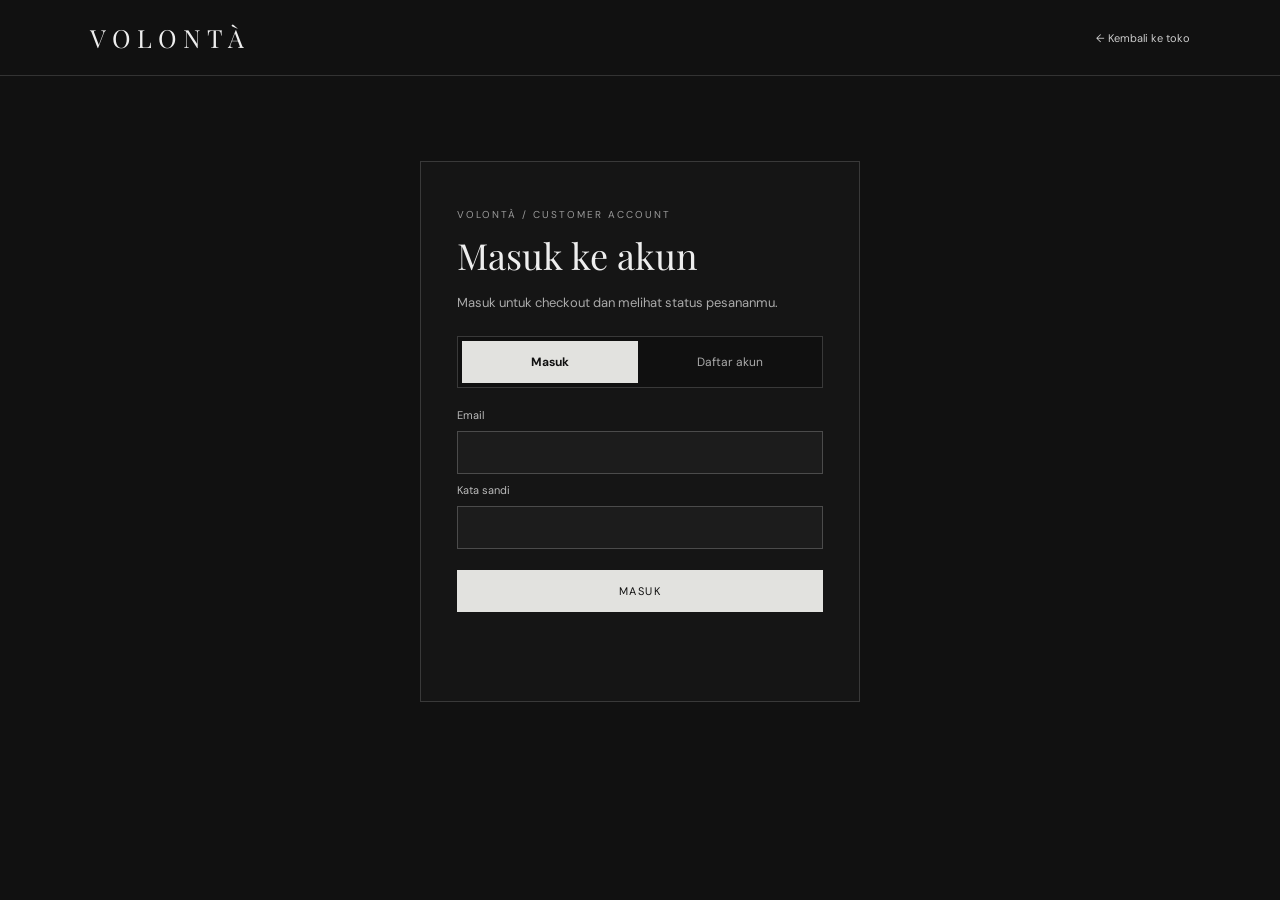
<file: account.html>
<!DOCTYPE html>
<html lang="id">
<head>
  <meta charset="UTF-8"><meta name="viewport" content="width=device-width, initial-scale=1.0">
  <meta name="description" content="Masuk atau daftar untuk melihat dan melacak pesanan VOLONTÀ.">
  <title>Akun & Pesanan — VOLONTÀ</title>
  <link rel="preconnect" href="https://fonts.googleapis.com"><link rel="preconnect" href="https://fonts.gstatic.com" crossorigin>
  <link href="https://fonts.googleapis.com/css2?family=DM+Sans:wght@400;500;600;700&family=Playfair+Display:wght@400;500&display=swap" rel="stylesheet"><link rel="stylesheet" href="account.css?v=qris-20261108">
</head>
<body>
  <header><a class="wordmark" href="index.html">VOLONTÀ</a><a class="back-link" href="index.html">← Kembali ke toko</a></header>
  <main>
    <section class="auth-panel" id="auth-panel"><p class="eyebrow">VOLONTÀ / CUSTOMER ACCOUNT</p><div class="auth-heading"><h1 id="form-title">Masuk ke akun</h1><p id="form-intro" class="intro">Masuk untuk checkout dan melihat status pesananmu.</p></div>
      <div class="auth-mode-switch" aria-label="Pilih masuk atau daftar"><button id="login-tab" type="button" aria-pressed="true">Masuk</button><button id="signup-tab" type="button" aria-pressed="false">Daftar akun</button></div>
      <form id="account-form"><label for="email">Email</label><input id="email" name="email" type="email" autocomplete="email" required><label for="password">Kata sandi</label><input id="password" name="password" type="password" minlength="6" autocomplete="current-password" required><button id="submit-button" type="submit">MASUK</button><p class="message" id="form-message" role="status" aria-live="polite"></p></form>
    </section>
    <section class="orders-panel" id="orders-panel" hidden><div class="orders-heading"><div><p class="eyebrow">VOLONTÀ / CUSTOMER ACCOUNT</p><h1>Pesanan saya</h1><p id="account-email" class="intro"></p></div><button id="logout-button" class="secondary-button">Keluar</button></div><p class="message" id="orders-message" role="status" aria-live="polite"></p><div id="orders-list" class="orders-list"></div></section>
  </main>
  <script src="supabase-config.js"></script><script src="auth.js"></script><script src="account.js?v=qris-20261108"></script>
</body>
</html>
</file>
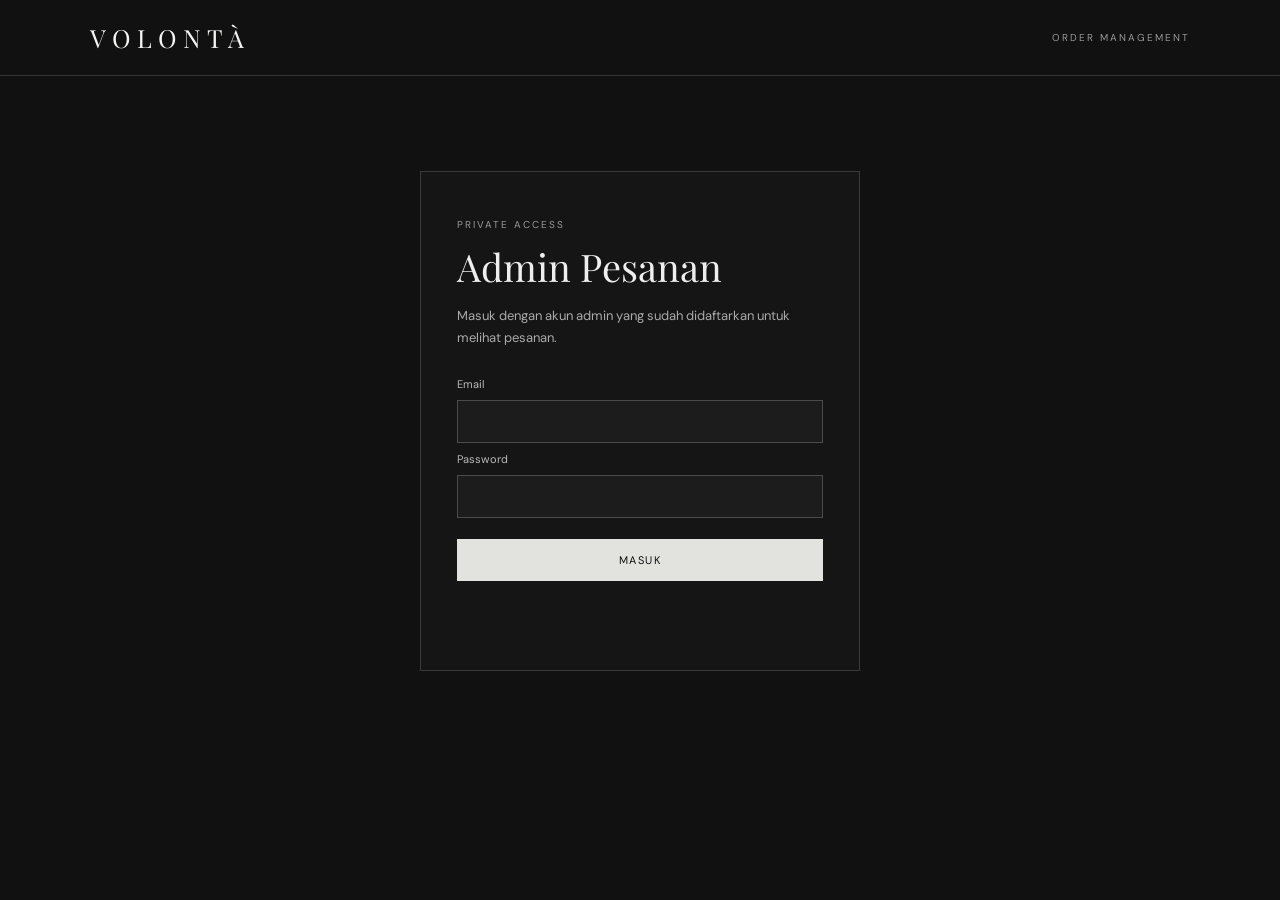
<file: admin.html>
<!doctype html>
<html lang="id">
<head>
  <meta charset="utf-8">
  <meta name="viewport" content="width=device-width, initial-scale=1">
  <meta name="robots" content="noindex, nofollow">
  <title>Admin Pesanan — VOLONTÀ</title>
  <link rel="preconnect" href="https://fonts.googleapis.com">
  <link rel="preconnect" href="https://fonts.gstatic.com" crossorigin>
  <link href="https://fonts.googleapis.com/css2?family=DM+Sans:wght@400;500;600;700&family=Playfair+Display:wght@400;500&display=swap" rel="stylesheet">
  <link rel="stylesheet" href="admin.css">
</head>
<body>
  <header class="admin-header"><a class="wordmark" href="index.html">VOLONTÀ</a><span>ORDER MANAGEMENT</span></header>
  <main class="admin-main">
    <section class="login-panel" id="login-panel">
      <p class="eyebrow">PRIVATE ACCESS</p><h1>Admin Pesanan</h1>
      <p class="intro">Masuk dengan akun admin yang sudah didaftarkan untuk melihat pesanan.</p>
      <form id="login-form" class="login-form">
        <label for="email">Email</label><input id="email" name="email" type="email" autocomplete="username" required>
        <label for="password">Password</label><input id="password" name="password" type="password" autocomplete="current-password" required>
        <button id="login-button" type="submit">MASUK</button><p id="login-message" class="message" role="status" aria-live="polite"></p>
      </form>
    </section>
    <section class="orders-panel" id="orders-panel" hidden>
      <div class="orders-heading"><div><p class="eyebrow">VOLONTÀ / BACK OFFICE</p><h1>Pesanan</h1></div><button id="logout-button" class="secondary-button">Keluar</button></div>
      <details class="manual-order"><summary>Catat pesanan dari WhatsApp</summary><form id="manual-order-form" class="manual-order-form"><div class="manual-buyer"><label>Nama pembeli<input name="buyer_name" maxlength="120" required></label><label>Nomor HP<input name="buyer_phone" type="tel" maxlength="40" required></label><label class="wide">Alamat lengkap<textarea name="buyer_address" maxlength="1000" rows="2" required></textarea></label></div><div class="manual-items-heading"><strong>Produk</strong><button id="add-manual-item" class="secondary-button" type="button">Tambah produk</button></div><div id="manual-items" class="manual-items"></div><button id="manual-submit" type="submit">SIMPAN PESANAN WHATSAPP</button><p id="manual-message" class="message" role="status" aria-live="polite"></p></form></details>
      <div class="toolbar"><label for="status-filter">Filter status</label><select id="status-filter"><option value="all">Semua pesanan</option><option value="new">Menunggu konfirmasi</option><option value="awaiting_payment">Menunggu pembayaran</option><option value="paid">Dibayar</option><option value="processing">Diproses</option><option value="shipped">Dalam pengiriman</option><option value="completed">Selesai</option><option value="rejected">Ditolak</option></select><button id="refresh-button" class="secondary-button">Muat ulang</button></div>
      <p id="orders-message" class="message" role="status" aria-live="polite"></p>
      <div id="orders-list" class="orders-list"></div>
    </section>
  </main>
  <script src="supabase-config.js"></script>
  <script src="admin.js"></script>
</body>
</html>
</file>
<file: style.css>
*{box-sizing:border-box} :root{--ink:#2B2B2B;--mid:#565656;--soft:#848484;--silver:#B3B3B3;--pale:#E0E0E0;--paper:#f6f6f4}html{scroll-behavior:smooth}body{margin:0;color:var(--ink);font-family:"DM Sans",sans-serif;background:var(--paper)}a{color:inherit;text-decoration:none}.announcement{background:#222;color:#eee;text-align:center;padding:9px 16px;font-size:11px;letter-spacing:.08em}.site-header{height:76px;padding:0 6.5%;display:flex;align-items:center;justify-content:space-between;background:#f8f8f6;position:sticky;top:0;z-index:10;border-bottom:1px solid #ddd}.wordmark{font-family:"Playfair Display",serif;font-size:29px;letter-spacing:.27em;white-space:nowrap}.main-nav{display:flex;gap:22px;font-size:11px}.main-nav a{padding:10px 0}.main-nav a:hover,.text-link:hover{border-bottom:1px solid}.cart-trigger,.menu-toggle{border:0;background:none;font:inherit;cursor:pointer}.cart-trigger{font-size:11px}.cart-trigger span{background:#222;color:white;border-radius:50%;padding:3px 7px;margin-left:5px}.menu-toggle{display:none}.hero{height:min(610px,65vw);min-height:440px;position:relative;overflow:hidden;background:#333}.hero-image{width:100%;height:100%;object-fit:cover;object-position:center 40%;position:absolute}.hero-shade{position:absolute;inset:0;background:linear-gradient(90deg,rgba(0,0,0,.68),rgba(0,0,0,.12) 65%,rgba(0,0,0,.24))}.hero-copy{position:absolute;left:8%;top:50%;transform:translateY(-50%);color:#fff}.eyebrow{font-size:10px;letter-spacing:.24em;color:var(--soft)}.hero .eyebrow{color:#ddd}.hero h1{font-family:"Playfair Display",serif;font-size:clamp(58px,8vw,112px);font-weight:400;letter-spacing:.18em;margin:22px 0 0}.tagline{letter-spacing:.62em;font-size:12px;margin:0 0 26px}.hero-description{font-size:14px;line-height:1.8;color:#eee;margin-bottom:26px}.light-button{display:inline-flex;gap:28px;align-items:center;background:#f4f4f2;color:#222;padding:14px 20px;font-size:11px}.hero-side{position:absolute;right:6%;bottom:13%;color:#fff;font-size:10px;line-height:2.5;letter-spacing:.18em;text-align:right;border-right:1px solid #ddd;padding-right:18px}.section{padding:76px 7%}.section-heading{display:flex;align-items:end;justify-content:space-between;margin-bottom:28px}.section-heading>div{display:flex;align-items:center;gap:18px}.heading-line{width:42px;height:1px;background:#333}.section-heading h2,.info-section h2{font-family:"Playfair Display",serif;font-size:32px;font-weight:400;margin:0}.muted{font-size:9px;letter-spacing:.2em;color:#888}.product-grid{display:grid;grid-template-columns:repeat(3,minmax(0,1fr));gap:24px}.product-card{min-width:0}.product-image-wrap{height:360px;position:relative;background:#ddd;overflow:hidden}.product-image-wrap img{width:100%;height:100%;object-fit:cover;transition:transform .5s}.product-card:hover img{transform:scale(1.035)}.category{position:absolute;top:15px;left:15px;background:#282828;color:white;padding:6px 11px;border-radius:20px;font-size:9px;letter-spacing:.12em}.product-info{display:flex;justify-content:space-between;gap:10px;align-items:center;padding-top:15px}.product-info h3{font-size:13px;font-weight:500;margin:0 0 7px}.price{font-size:14px;font-weight:700;margin:0}.add-button{border:1px solid #333;background:transparent;padding:10px 12px;font:inherit;font-size:10px;white-space:nowrap;cursor:pointer}.add-button:hover{background:#222;color:#fff}.trust-strip{display:grid;grid-template-columns:repeat(4,1fr);background:#e9e9e7;padding:26px 7%;gap:15px}.trust-strip>div{display:flex;align-items:center;justify-content:center;gap:13px;border-right:1px solid #c7c7c7}.trust-strip>div:last-child{border:0}.trust-strip span{font-size:27px}.trust-strip p{font-size:10px;line-height:1.6;margin:0}.about-section{display:grid;grid-template-columns:1fr 1fr;background:#222;color:#f5f5f3;min-height:470px}.about-image{min-height:430px}.about-image img{width:100%;height:100%;object-fit:cover;filter:grayscale(100%)}.about-copy{padding:70px 12%;align-self:center}.about-copy .eyebrow{color:#aaa}.about-copy h2{font-family:"Playfair Display",serif;font-size:clamp(32px,4vw,52px);font-weight:400;line-height:1.2;margin:20px 0}.about-copy p:not(.eyebrow){font-size:13px;line-height:1.9;color:#ccc}.text-link{display:inline-block;margin-top:15px;padding-bottom:7px;font-size:11px;letter-spacing:.08em}.info-section{padding:75px 7%}.info-section h2{margin:12px 0 35px}.info-grid{display:grid;grid-template-columns:repeat(4,1fr);gap:28px}.info-grid article{border-top:1px solid #999;padding-top:17px}.info-grid h3{font-size:14px;font-weight:600}.info-grid p{font-size:12px;color:#666;line-height:1.85}footer{background:#202020;color:#eee;padding:55px 7% 22px;display:grid;grid-template-columns:2fr 1fr 1.4fr;gap:35px}footer .wordmark{font-size:27px}footer .footer-brand p{font-size:9px;letter-spacing:.2em;color:#aaa}footer h4{font-size:10px;letter-spacing:.2em;color:#aaa}footer>div:not(.copyright):not(.footer-brand) a,footer>div:not(.copyright):not(.footer-brand) p{display:block;font-size:11px;color:#ddd;margin:10px 0}.copyright{grid-column:1/-1;border-top:1px solid #555;padding-top:18px;font-size:10px;color:#aaa;display:flex;justify-content:space-between}.cart-panel{position:fixed;z-index:30;right:0;top:0;height:100%;width:min(430px,100%);background:#f8f8f6;padding:25px;transform:translateX(105%);transition:transform .3s;display:flex;flex-direction:column}.cart-panel.open{transform:translateX(0)}.cart-header{display:flex;justify-content:space-between;align-items:center;border-bottom:1px solid #ccc}.cart-header h2{font-family:"Playfair Display",serif;font-weight:400}.cart-header button{border:0;background:none;font-size:30px;cursor:pointer}.overlay{position:fixed;inset:0;background:#0008;z-index:20;display:none}.overlay.show{display:block}#cart-items{flex:1;overflow:auto}.empty-cart{font-size:13px;color:#777;margin-top:30px}.cart-row{display:flex;justify-content:space-between;gap:15px;padding:18px 0;border-bottom:1px solid #ddd;font-size:12px}.cart-row button{border:0;background:none;text-decoration:underline;cursor:pointer}.cart-bottom{border-top:1px solid #ccc;padding-top:18px}.cart-total{display:flex;justify-content:space-between;margin-bottom:16px}.checkout-button{width:100%;border:0;background:#222;color:#fff;padding:15px;cursor:pointer;font:inherit;font-size:11px}.cart-bottom small{display:block;color:#777;font-size:10px;line-height:1.6;margin-top:10px}
@media(max-width:900px){.main-nav{gap:11px;font-size:10px}.site-header{padding:0 4%}.product-image-wrap{height:290px}.section{padding:60px 5%}.info-grid{grid-template-columns:repeat(2,1fr)}}
@media(max-width:680px){.site-header{height:65px}.wordmark{font-size:24px}.menu-toggle{display:block;order:3;font-size:20px}.cart-trigger{margin-left:auto;margin-right:18px}.main-nav{display:none;position:absolute;top:65px;left:0;right:0;background:#f8f8f6;padding:18px 7%;flex-direction:column;gap:7px;border-bottom:1px solid #ddd}.main-nav.open{display:flex}.hero{height:570px;min-height:0}.hero-image{object-position:58% center}.hero-copy{left:7%;right:5%;top:52%}.hero h1{font-size:58px;letter-spacing:.12em}.hero-side{display:none}.section{padding:52px 6%}.section-heading h2,.info-section h2{font-size:27px}.muted{display:none}.product-grid{grid-template-columns:1fr;gap:34px}.product-image-wrap{height:390px}.product-info h3{font-size:13px}.trust-strip{grid-template-columns:repeat(2,1fr);padding:22px 5%;gap:18px}.trust-strip>div{justify-content:flex-start;border:0}.about-section{grid-template-columns:1fr}.about-image{height:300px;min-height:0}.about-copy{padding:45px 8%}.info-section{padding:55px 6%}.info-grid{grid-template-columns:1fr;gap:12px}footer{grid-template-columns:1fr 1fr;padding:42px 7% 20px;gap:25px}.footer-brand{grid-column:1/-1}.copyright{font-size:9px;gap:15px;flex-wrap:wrap}.product-image-wrap img{object-position:center}}
/* VOLONTA Dark Luxury refresh */
:root{--ink:#f0f0ef;--mid:#b3b3b3;--soft:#929292;--silver:#bdbdbd;--pale:#e0e0e0;--paper:#111;--black:#090909}
body{background:#111;color:#eee} .announcement{background:#050505;color:#c8c8c8;border-bottom:1px solid #292929}
.site-header{background:#101010;color:#eee;border-bottom:1px solid #333}.wordmark{color:#f3f3f3;font-family:"Playfair Display",serif;letter-spacing:.27em}
.main-nav a{color:#c7c7c7;transition:color .25s,border-color .25s}.main-nav a:hover{color:#fff;border-bottom:1px solid #aaa}
.cart-trigger{color:#eee}.cart-trigger span{background:#c9c9c9;color:#111}.menu-toggle{color:#eee}
.hero{background:#090909}.hero-image{filter:grayscale(100%);animation:heroReveal 1.2s ease both}.hero-shade{background:linear-gradient(90deg,rgba(0,0,0,.78),rgba(0,0,0,.2) 68%,rgba(0,0,0,.48))}.hero h1{font-family:"Playfair Display",serif}.light-button{background:#e2e2e2;color:#111;transition:all .3s}.light-button:hover{background:#aaa;transform:translateY(-2px)}
.section{background:#111}.section-heading h2,.info-section h2,.policy-section h2{color:#f0f0ef}.heading-line{background:#aaa}.muted{color:#999}
.product-image-wrap{background:#202020;border:1px solid #303030}.product-image-wrap img{filter:grayscale(100%);transition:transform .7s cubic-bezier(.2,.7,.2,1),filter .5s}.product-card:hover img{transform:scale(1.045);filter:grayscale(45%)}.category{background:#111;border:1px solid #777;color:#eee}.product-info h3{color:#eee}.price{color:#ddd}.product-actions{display:grid;grid-template-columns:1fr 1fr;gap:7px;min-width:132px}.size-label{grid-column:1/-1;font-size:9px;letter-spacing:.14em;color:#aaa}.size-select{min-width:0;background:#171717;color:#eee;border:1px solid #666;padding:9px;font:inherit;font-size:11px}.add-button{border-color:#aaa;color:#eee;transition:all .25s}.add-button:hover{background:#e0e0e0;color:#111;border-color:#e0e0e0}.size-guide-link{grid-column:1/-1;border:0;background:none;color:#aaa;text-align:left;padding:3px 0;font-size:9px;letter-spacing:.12em;text-decoration:underline;cursor:pointer}
.trust-strip{background:#191919;border-top:1px solid #333;border-bottom:1px solid #333}.trust-strip>div{border-color:#444}.trust-strip span{color:#bbb}.trust-strip p{color:#ddd}
.about-section{background:#090909}.about-image img{filter:grayscale(100%)}.about-copy h2{color:#eee}.about-copy p:not(.eyebrow){color:#bbb}.text-link{color:#eee}
.reviews-section{padding:75px 7%;background:#151515}.reviews-layout{display:grid;grid-template-columns:1fr 1fr;gap:50px;align-items:start}.reviews-intro h3{font-family:"Playfair Display",serif;font-weight:400;font-size:34px;line-height:1.25}.reviews-intro p:not(.eyebrow){color:#aaa;font-size:13px;line-height:1.8;max-width:390px}.review-form{display:grid;gap:9px}.review-form label,.checkout-fields label{font-size:10px;letter-spacing:.12em;color:#bbb}.review-form input,.review-form select,.review-form textarea,.checkout-fields input,.checkout-fields textarea{width:100%;background:#202020;border:1px solid #555;color:#eee;padding:12px;font:inherit;font-size:12px;border-radius:0}.review-form button{background:#dedede;color:#111;border:0;padding:13px;cursor:pointer;font:inherit;font-size:11px;letter-spacing:.1em;transition:background .2s}.review-form button:hover{background:#aaa}.review-form small{font-size:10px;line-height:1.6;color:#888}.reviews-list{display:grid;grid-template-columns:repeat(2,minmax(0,1fr));gap:14px;margin-top:35px}.review-card{padding:18px;border:1px solid #444;background:#101010}.review-card strong,.review-card span{display:block;font-size:11px;margin-top:7px}.review-card span{color:#999}.review-card p{font-size:12px;line-height:1.7;color:#ccc}.review-stars{color:#c9c9c9;letter-spacing:.12em}.reviews-empty{color:#999;font-size:12px}
.info-section,.policy-section{padding:72px 7%;background:#101010}.info-grid,.policy-grid{display:grid;grid-template-columns:repeat(3,1fr);gap:30px}.info-grid article,.policy-grid article{border-top:1px solid #666;padding-top:16px}.info-grid h3,.policy-grid h3{color:#eee;font-size:13px;letter-spacing:.04em}.info-grid p,.policy-grid p{font-size:12px;color:#aaa;line-height:1.85}.policy-section{background:#171717}.policy-note{font-size:11px;color:#999;line-height:1.7;margin-top:28px;border-left:1px solid #999;padding-left:14px}
.packaging-section{display:grid;grid-template-columns:1fr 1fr;gap:50px;align-items:center;padding:70px 7%;background:#090909}.packaging-section h2{font-family:"Playfair Display",serif;font-weight:400;font-size:38px}.packaging-section p:not(.eyebrow){font-size:13px;line-height:1.9;color:#bbb}.packaging-section img{width:100%;max-height:340px;object-fit:cover;filter:grayscale(100%);border:1px solid #444}
footer{background:#050505;border-top:1px solid #444}footer .wordmark{color:#eee}footer a{transition:color .2s}footer a:hover{color:#fff!important;text-decoration:underline}footer h4{color:#aaa}footer>div:not(.copyright):not(.footer-brand) a,footer>div:not(.copyright):not(.footer-brand) p{color:#ccc}.copyright{border-color:#444;color:#888}
.cart-panel{background:#111;color:#eee;border-left:1px solid #555}.cart-header{border-color:#555}.cart-row{border-color:#444}.cart-row button{color:#bbb}.empty-cart{color:#999}.cart-bottom{border-color:#555}.checkout-button{background:#ddd;color:#111;letter-spacing:.1em;font-weight:600;transition:background .2s}.checkout-button:hover{background:#aaa}.cart-bottom small{color:#999}.checkout-fields{display:grid;gap:8px;margin:12px 0 16px}.checkout-fields input,.checkout-fields textarea{margin-bottom:6px}.overlay{background:#000b}
.guide-modal{display:none;position:fixed;inset:0;z-index:50;background:#000c;align-items:center;justify-content:center;padding:18px}.guide-modal.open{display:flex}.guide-card{position:relative;width:min(920px,100%);max-height:90vh;overflow:auto;background:#111;border:1px solid #777;padding:30px;color:#eee}.guide-close{position:absolute;right:18px;top:12px;background:none;border:0;color:#eee;font-size:30px;cursor:pointer}.guide-card h2{font-family:"Playfair Display",serif;font-weight:400;letter-spacing:.08em}.guide-subtitle,.guide-note{font-size:11px;line-height:1.8;color:#aaa}.table-scroll{overflow-x:auto}table{width:100%;border-collapse:collapse;margin:20px 0;font-size:11px;min-width:650px}th,td{padding:13px 10px;text-align:left;border-bottom:1px solid #444}th{color:#ccc;font-weight:500;letter-spacing:.08em;background:#1b1b1b}td{color:#eee}
.reveal{opacity:0;transform:translateY(22px);transition:opacity .8s ease,transform .8s ease}.reveal.is-visible{opacity:1;transform:translateY(0)}.hero-copy>*{animation:copyReveal .8s ease both}.hero-copy>*:nth-child(2){animation-delay:.12s}.hero-copy>*:nth-child(3){animation-delay:.22s}.hero-copy>*:nth-child(4){animation-delay:.32s}.hero-copy>*:nth-child(5){animation-delay:.42s}
@keyframes copyReveal{from{opacity:0;transform:translateY(16px)}to{opacity:1;transform:translateY(0)}}@keyframes heroReveal{from{opacity:.5;transform:scale(1.035)}to{opacity:1;transform:scale(1)}}
@media(max-width:900px){.reviews-section,.info-section,.policy-section{padding-left:5%;padding-right:5%}.info-grid,.policy-grid{grid-template-columns:repeat(2,1fr)}}
@media(max-width:680px){.main-nav{background:#101010;border-color:#444}.main-nav a{color:#eee}.hero{height:570px}.hero h1{font-size:53px}.product-grid{grid-template-columns:1fr}.product-image-wrap{height:390px}.product-info{align-items:flex-start}.product-actions{min-width:145px}.reviews-section{padding:55px 6%}.reviews-layout{grid-template-columns:1fr;gap:22px}.reviews-intro h3{font-size:29px}.reviews-list{grid-template-columns:1fr}.info-grid,.policy-grid{grid-template-columns:1fr}.info-section,.policy-section{padding:55px 6%}.packaging-section{grid-template-columns:1fr;gap:25px;padding:55px 6%}.packaging-section h2{font-size:32px}.guide-card{padding:24px 16px}.guide-card h2{font-size:20px}.cart-panel{padding:20px}}
@media(prefers-reduced-motion:reduce){*,*::before,*::after{scroll-behavior:auto!important;animation-duration:.01ms!important;transition-duration:.01ms!important}.reveal{opacity:1;transform:none}}
.marquee{overflow:hidden;white-space:nowrap;background:#0a0a0a;border-top:1px solid #333;border-bottom:1px solid #333;padding:19px 0;color:#bdbdbd;font-family:"Playfair Display",serif;font-size:17px;letter-spacing:.35em}.marquee div{display:inline-block;min-width:200%;animation:marqueeMove 28s linear infinite}.marquee span{padding:0 35px;color:#777}@keyframes marqueeMove{from{transform:translateX(0)}to{transform:translateX(-50%)}}

.size-error{grid-column:1/-1;margin:0;color:#e0a3a3;font-size:10px;line-height:1.4}.size-error[hidden]{display:none}

.review-status{margin:3px 0 0;font-size:11px;line-height:1.6;color:#aaa}.review-status.error{color:#e69a9a}.review-status.success{color:#b7d9bc}.review-form button:disabled{opacity:.6;cursor:wait}.reviews-empty{grid-column:1/-1}
.checkout-message{margin:9px 0 0;padding:10px 12px;border:1px solid #a95b50;background:#2a1715;color:#f0b8b0;font-size:11px;line-height:1.6}.checkout-message[hidden]{display:none}
:focus-visible{outline:2px solid #e0e0e0;outline-offset:3px}.main-nav a:focus-visible,.text-link:focus-visible,footer a:focus-visible{outline-color:#999}.guide-modal{cursor:pointer}.guide-card{cursor:auto}
@media(max-width:680px){.hero{height:clamp(440px,115vw,520px);min-height:0}.hero-copy{left:6%;right:6%;top:48%;transform:translateY(-40%)}.hero-copy>*{max-width:100%}.hero h1{font-size:clamp(36px,11vw,53px);letter-spacing:.08em;white-space:nowrap}.hero .tagline{font-size:clamp(10px,3vw,12px);letter-spacing:clamp(.24em,4vw,.45em)}.hero-description{max-width:30ch;font-size:clamp(12px,3.4vw,14px)}.hero-description br{display:none}.light-button{gap:20px}}
@media(max-width:360px){.hero-copy{left:18px;right:18px}.hero h1{font-size:36px;letter-spacing:.04em}.hero .tagline{letter-spacing:.25em}}
.hero-visual{position:absolute;inset:0}.hero-visual .hero-image{position:absolute;inset:0;width:100%;height:100%;object-fit:cover}.hero-visual .hero-shade{position:absolute;inset:0}
@media(max-width:680px){.hero{height:auto;min-height:0;display:flex;flex-direction:column}.hero-visual{position:relative;inset:auto;width:100%;height:auto;flex:none}.hero-visual .hero-image{position:relative;inset:auto;width:100%;height:auto;display:block;object-fit:contain;object-position:center;animation:none}.hero-visual .hero-shade{background:linear-gradient(180deg,rgba(0,0,0,.02),rgba(0,0,0,.16))}.hero-copy{position:relative;inset:auto;top:auto;left:auto;right:auto;transform:none;width:100%;padding:26px 6% 34px;background:#090909}.hero-copy>*{max-width:100%;animation:none}.hero h1{font-size:clamp(36px,11vw,53px);letter-spacing:.08em}.hero .tagline{letter-spacing:clamp(.24em,4vw,.45em)}.hero-description{max-width:34ch}.hero-side{display:none}}
@media(max-width:360px){.hero-copy{padding-left:18px;padding-right:18px}.hero h1{font-size:36px;letter-spacing:.04em}}
.hero-picture{position:absolute;inset:0;display:block}.hero-visual .hero-image{position:absolute;inset:0;width:100%;height:100%;display:block;object-fit:cover}
@media(max-width:680px){.hero{position:relative;display:block;height:clamp(480px,127vw,620px);min-height:0;overflow:hidden}.hero-visual{position:absolute;inset:0;width:100%;height:100%}.hero-picture{position:absolute;inset:0;width:100%;height:100%}.hero-visual .hero-image{position:absolute;inset:0;width:100%;height:100%;object-fit:cover;object-position:center}.hero-visual .hero-shade{background:linear-gradient(180deg,rgba(0,0,0,.08) 0%,rgba(0,0,0,.02) 35%,rgba(0,0,0,.28) 58%,rgba(0,0,0,.88) 100%)}.hero-copy{position:absolute;left:6%;right:6%;top:auto;bottom:24px;transform:none;width:auto;padding:0;background:none}.hero-copy>*{animation:none}.hero h1{font-size:clamp(36px,11vw,53px);letter-spacing:.08em}.hero .tagline{letter-spacing:clamp(.24em,4vw,.45em)}.hero-description{max-width:34ch}.hero-side{display:none}}
@media(max-width:360px){.hero{height:480px}.hero-copy{left:18px;right:18px;bottom:20px}.hero h1{font-size:36px;letter-spacing:.04em}}
</file>
<file: final web side/VOLONTA_website_review_cart_fix/style.css>
*{box-sizing:border-box} :root{--ink:#2B2B2B;--mid:#565656;--soft:#848484;--silver:#B3B3B3;--pale:#E0E0E0;--paper:#f6f6f4}html{scroll-behavior:smooth}body{margin:0;color:var(--ink);font-family:"DM Sans",sans-serif;background:var(--paper)}a{color:inherit;text-decoration:none}.announcement{background:#222;color:#eee;text-align:center;padding:9px 16px;font-size:11px;letter-spacing:.08em}.site-header{height:76px;padding:0 6.5%;display:flex;align-items:center;justify-content:space-between;background:#f8f8f6;position:sticky;top:0;z-index:10;border-bottom:1px solid #ddd}.wordmark{font-family:"Playfair Display",serif;font-size:29px;letter-spacing:.27em;white-space:nowrap}.main-nav{display:flex;gap:22px;font-size:11px}.main-nav a{padding:10px 0}.main-nav a:hover,.text-link:hover{border-bottom:1px solid}.cart-trigger,.menu-toggle{border:0;background:none;font:inherit;cursor:pointer}.cart-trigger{font-size:11px}.cart-trigger span{background:#222;color:white;border-radius:50%;padding:3px 7px;margin-left:5px}.menu-toggle{display:none}.hero{height:min(610px,65vw);min-height:440px;position:relative;overflow:hidden;background:#333}.hero-image{width:100%;height:100%;object-fit:cover;object-position:center 40%;position:absolute}.hero-shade{position:absolute;inset:0;background:linear-gradient(90deg,rgba(0,0,0,.68),rgba(0,0,0,.12) 65%,rgba(0,0,0,.24))}.hero-copy{position:absolute;left:8%;top:50%;transform:translateY(-50%);color:#fff}.eyebrow{font-size:10px;letter-spacing:.24em;color:var(--soft)}.hero .eyebrow{color:#ddd}.hero h1{font-family:"Playfair Display",serif;font-size:clamp(58px,8vw,112px);font-weight:400;letter-spacing:.18em;margin:22px 0 0}.tagline{letter-spacing:.62em;font-size:12px;margin:0 0 26px}.hero-description{font-size:14px;line-height:1.8;color:#eee;margin-bottom:26px}.light-button{display:inline-flex;gap:28px;align-items:center;background:#f4f4f2;color:#222;padding:14px 20px;font-size:11px}.hero-side{position:absolute;right:6%;bottom:13%;color:#fff;font-size:10px;line-height:2.5;letter-spacing:.18em;text-align:right;border-right:1px solid #ddd;padding-right:18px}.section{padding:76px 7%}.section-heading{display:flex;align-items:end;justify-content:space-between;margin-bottom:28px}.section-heading>div{display:flex;align-items:center;gap:18px}.heading-line{width:42px;height:1px;background:#333}.section-heading h2,.info-section h2{font-family:"Playfair Display",serif;font-size:32px;font-weight:400;margin:0}.muted{font-size:9px;letter-spacing:.2em;color:#888}.product-grid{display:grid;grid-template-columns:repeat(3,minmax(0,1fr));gap:24px}.product-card{min-width:0}.product-image-wrap{height:360px;position:relative;background:#ddd;overflow:hidden}.product-image-wrap img{width:100%;height:100%;object-fit:cover;transition:transform .5s}.product-card:hover img{transform:scale(1.035)}.category{position:absolute;top:15px;left:15px;background:#282828;color:white;padding:6px 11px;border-radius:20px;font-size:9px;letter-spacing:.12em}.product-info{display:flex;justify-content:space-between;gap:10px;align-items:center;padding-top:15px}.product-info h3{font-size:13px;font-weight:500;margin:0 0 7px}.price{font-size:14px;font-weight:700;margin:0}.add-button{border:1px solid #333;background:transparent;padding:10px 12px;font:inherit;font-size:10px;white-space:nowrap;cursor:pointer}.add-button:hover{background:#222;color:#fff}.trust-strip{display:grid;grid-template-columns:repeat(4,1fr);background:#e9e9e7;padding:26px 7%;gap:15px}.trust-strip>div{display:flex;align-items:center;justify-content:center;gap:13px;border-right:1px solid #c7c7c7}.trust-strip>div:last-child{border:0}.trust-strip span{font-size:27px}.trust-strip p{font-size:10px;line-height:1.6;margin:0}.about-section{display:grid;grid-template-columns:1fr 1fr;background:#222;color:#f5f5f3;min-height:470px}.about-image{min-height:430px}.about-image img{width:100%;height:100%;object-fit:cover;filter:grayscale(100%)}.about-copy{padding:70px 12%;align-self:center}.about-copy .eyebrow{color:#aaa}.about-copy h2{font-family:"Playfair Display",serif;font-size:clamp(32px,4vw,52px);font-weight:400;line-height:1.2;margin:20px 0}.about-copy p:not(.eyebrow){font-size:13px;line-height:1.9;color:#ccc}.text-link{display:inline-block;margin-top:15px;padding-bottom:7px;font-size:11px;letter-spacing:.08em}.info-section{padding:75px 7%}.info-section h2{margin:12px 0 35px}.info-grid{display:grid;grid-template-columns:repeat(4,1fr);gap:28px}.info-grid article{border-top:1px solid #999;padding-top:17px}.info-grid h3{font-size:14px;font-weight:600}.info-grid p{font-size:12px;color:#666;line-height:1.85}footer{background:#202020;color:#eee;padding:55px 7% 22px;display:grid;grid-template-columns:2fr 1fr 1.4fr;gap:35px}footer .wordmark{font-size:27px}footer .footer-brand p{font-size:9px;letter-spacing:.2em;color:#aaa}footer h4{font-size:10px;letter-spacing:.2em;color:#aaa}footer>div:not(.copyright):not(.footer-brand) a,footer>div:not(.copyright):not(.footer-brand) p{display:block;font-size:11px;color:#ddd;margin:10px 0}.copyright{grid-column:1/-1;border-top:1px solid #555;padding-top:18px;font-size:10px;color:#aaa;display:flex;justify-content:space-between}.cart-panel{position:fixed;z-index:30;right:0;top:0;height:100%;width:min(430px,100%);background:#f8f8f6;padding:25px;transform:translateX(105%);transition:transform .3s;display:flex;flex-direction:column}.cart-panel.open{transform:translateX(0)}.cart-header{display:flex;justify-content:space-between;align-items:center;border-bottom:1px solid #ccc}.cart-header h2{font-family:"Playfair Display",serif;font-weight:400}.cart-header button{border:0;background:none;font-size:30px;cursor:pointer}.overlay{position:fixed;inset:0;background:#0008;z-index:20;display:none}.overlay.show{display:block}#cart-items{flex:1;overflow:auto}.empty-cart{font-size:13px;color:#777;margin-top:30px}.cart-row{display:flex;justify-content:space-between;gap:15px;padding:18px 0;border-bottom:1px solid #ddd;font-size:12px}.cart-row button{border:0;background:none;text-decoration:underline;cursor:pointer}.cart-bottom{border-top:1px solid #ccc;padding-top:18px}.cart-total{display:flex;justify-content:space-between;margin-bottom:16px}.checkout-button{width:100%;border:0;background:#222;color:#fff;padding:15px;cursor:pointer;font:inherit;font-size:11px}.cart-bottom small{display:block;color:#777;font-size:10px;line-height:1.6;margin-top:10px}
@media(max-width:900px){.main-nav{gap:11px;font-size:10px}.site-header{padding:0 4%}.product-image-wrap{height:290px}.section{padding:60px 5%}.info-grid{grid-template-columns:repeat(2,1fr)}}
@media(max-width:680px){.site-header{height:65px}.wordmark{font-size:24px}.menu-toggle{display:block;order:3;font-size:20px}.cart-trigger{margin-left:auto;margin-right:18px}.main-nav{display:none;position:absolute;top:65px;left:0;right:0;background:#f8f8f6;padding:18px 7%;flex-direction:column;gap:7px;border-bottom:1px solid #ddd}.main-nav.open{display:flex}.hero{height:570px;min-height:0}.hero-image{object-position:58% center}.hero-copy{left:7%;right:5%;top:52%}.hero h1{font-size:58px;letter-spacing:.12em}.hero-side{display:none}.section{padding:52px 6%}.section-heading h2,.info-section h2{font-size:27px}.muted{display:none}.product-grid{grid-template-columns:1fr;gap:34px}.product-image-wrap{height:390px}.product-info h3{font-size:13px}.trust-strip{grid-template-columns:repeat(2,1fr);padding:22px 5%;gap:18px}.trust-strip>div{justify-content:flex-start;border:0}.about-section{grid-template-columns:1fr}.about-image{height:300px;min-height:0}.about-copy{padding:45px 8%}.info-section{padding:55px 6%}.info-grid{grid-template-columns:1fr;gap:12px}footer{grid-template-columns:1fr 1fr;padding:42px 7% 20px;gap:25px}.footer-brand{grid-column:1/-1}.copyright{font-size:9px;gap:15px;flex-wrap:wrap}.product-image-wrap img{object-position:center}}
/* VOLONTA Dark Luxury refresh */
:root{--ink:#f0f0ef;--mid:#b3b3b3;--soft:#929292;--silver:#bdbdbd;--pale:#e0e0e0;--paper:#111;--black:#090909}
body{background:#111;color:#eee} .announcement{background:#050505;color:#c8c8c8;border-bottom:1px solid #292929}
.site-header{background:#101010;color:#eee;border-bottom:1px solid #333}.wordmark{color:#f3f3f3;font-family:"Playfair Display",serif;letter-spacing:.27em}
.main-nav a{color:#c7c7c7;transition:color .25s,border-color .25s}.main-nav a:hover{color:#fff;border-bottom:1px solid #aaa}
.cart-trigger{color:#eee}.cart-trigger span{background:#c9c9c9;color:#111}.menu-toggle{color:#eee}
.hero{background:#090909}.hero-image{filter:grayscale(100%);animation:heroReveal 1.2s ease both}.hero-shade{background:linear-gradient(90deg,rgba(0,0,0,.78),rgba(0,0,0,.2) 68%,rgba(0,0,0,.48))}.hero h1{font-family:"Playfair Display",serif}.light-button{background:#e2e2e2;color:#111;transition:all .3s}.light-button:hover{background:#aaa;transform:translateY(-2px)}
.section{background:#111}.section-heading h2,.info-section h2,.policy-section h2{color:#f0f0ef}.heading-line{background:#aaa}.muted{color:#999}
.product-image-wrap{background:#202020;border:1px solid #303030}.product-image-wrap img{filter:grayscale(100%);transition:transform .7s cubic-bezier(.2,.7,.2,1),filter .5s}.product-card:hover img{transform:scale(1.045);filter:grayscale(45%)}.category{background:#111;border:1px solid #777;color:#eee}.product-info h3{color:#eee}.price{color:#ddd}.product-actions{display:grid;grid-template-columns:1fr 1fr;gap:7px;min-width:132px}.size-label{grid-column:1/-1;font-size:9px;letter-spacing:.14em;color:#aaa}.size-select{min-width:0;background:#171717;color:#eee;border:1px solid #666;padding:9px;font:inherit;font-size:11px}.add-button{border-color:#aaa;color:#eee;transition:all .25s}.add-button:hover{background:#e0e0e0;color:#111;border-color:#e0e0e0}.size-guide-link{grid-column:1/-1;border:0;background:none;color:#aaa;text-align:left;padding:3px 0;font-size:9px;letter-spacing:.12em;text-decoration:underline;cursor:pointer}
.trust-strip{background:#191919;border-top:1px solid #333;border-bottom:1px solid #333}.trust-strip>div{border-color:#444}.trust-strip span{color:#bbb}.trust-strip p{color:#ddd}
.about-section{background:#090909}.about-image img{filter:grayscale(100%)}.about-copy h2{color:#eee}.about-copy p:not(.eyebrow){color:#bbb}.text-link{color:#eee}
.reviews-section{padding:75px 7%;background:#151515}.reviews-layout{display:grid;grid-template-columns:1fr 1fr;gap:50px;align-items:start}.reviews-intro h3{font-family:"Playfair Display",serif;font-weight:400;font-size:34px;line-height:1.25}.reviews-intro p:not(.eyebrow){color:#aaa;font-size:13px;line-height:1.8;max-width:390px}.review-form{display:grid;gap:9px}.review-form label,.checkout-fields label{font-size:10px;letter-spacing:.12em;color:#bbb}.review-form input,.review-form select,.review-form textarea,.checkout-fields input,.checkout-fields textarea{width:100%;background:#202020;border:1px solid #555;color:#eee;padding:12px;font:inherit;font-size:12px;border-radius:0}.review-form button{background:#dedede;color:#111;border:0;padding:13px;cursor:pointer;font:inherit;font-size:11px;letter-spacing:.1em;transition:background .2s}.review-form button:hover{background:#aaa}.review-form small{font-size:10px;line-height:1.6;color:#888}.reviews-list{display:grid;grid-template-columns:repeat(2,minmax(0,1fr));gap:14px;margin-top:35px}.review-card{padding:18px;border:1px solid #444;background:#101010}.review-card strong,.review-card span{display:block;font-size:11px;margin-top:7px}.review-card span{color:#999}.review-card p{font-size:12px;line-height:1.7;color:#ccc}.review-stars{color:#c9c9c9;letter-spacing:.12em}.reviews-empty{color:#999;font-size:12px}
.info-section,.policy-section{padding:72px 7%;background:#101010}.info-grid,.policy-grid{display:grid;grid-template-columns:repeat(3,1fr);gap:30px}.info-grid article,.policy-grid article{border-top:1px solid #666;padding-top:16px}.info-grid h3,.policy-grid h3{color:#eee;font-size:13px;letter-spacing:.04em}.info-grid p,.policy-grid p{font-size:12px;color:#aaa;line-height:1.85}.policy-section{background:#171717}.policy-note{font-size:11px;color:#999;line-height:1.7;margin-top:28px;border-left:1px solid #999;padding-left:14px}
.packaging-section{display:grid;grid-template-columns:1fr 1fr;gap:50px;align-items:center;padding:70px 7%;background:#090909}.packaging-section h2{font-family:"Playfair Display",serif;font-weight:400;font-size:38px}.packaging-section p:not(.eyebrow){font-size:13px;line-height:1.9;color:#bbb}.packaging-section img{width:100%;max-height:340px;object-fit:cover;filter:grayscale(100%);border:1px solid #444}
footer{background:#050505;border-top:1px solid #444}footer .wordmark{color:#eee}footer a{transition:color .2s}footer a:hover{color:#fff!important;text-decoration:underline}footer h4{color:#aaa}footer>div:not(.copyright):not(.footer-brand) a,footer>div:not(.copyright):not(.footer-brand) p{color:#ccc}.copyright{border-color:#444;color:#888}
.cart-panel{background:#111;color:#eee;border-left:1px solid #555}.cart-header{border-color:#555}.cart-row{border-color:#444}.cart-row button{color:#bbb}.empty-cart{color:#999}.cart-bottom{border-color:#555}.checkout-button{background:#ddd;color:#111;letter-spacing:.1em;font-weight:600;transition:background .2s}.checkout-button:hover{background:#aaa}.cart-bottom small{color:#999}.checkout-fields{display:grid;gap:8px;margin:12px 0 16px}.checkout-fields input,.checkout-fields textarea{margin-bottom:6px}.overlay{background:#000b}
.guide-modal{display:none;position:fixed;inset:0;z-index:50;background:#000c;align-items:center;justify-content:center;padding:18px}.guide-modal.open{display:flex}.guide-card{position:relative;width:min(920px,100%);max-height:90vh;overflow:auto;background:#111;border:1px solid #777;padding:30px;color:#eee}.guide-close{position:absolute;right:18px;top:12px;background:none;border:0;color:#eee;font-size:30px;cursor:pointer}.guide-card h2{font-family:"Playfair Display",serif;font-weight:400;letter-spacing:.08em}.guide-subtitle,.guide-note{font-size:11px;line-height:1.8;color:#aaa}.table-scroll{overflow-x:auto}table{width:100%;border-collapse:collapse;margin:20px 0;font-size:11px;min-width:650px}th,td{padding:13px 10px;text-align:left;border-bottom:1px solid #444}th{color:#ccc;font-weight:500;letter-spacing:.08em;background:#1b1b1b}td{color:#eee}
.reveal{opacity:0;transform:translateY(22px);transition:opacity .8s ease,transform .8s ease}.reveal.is-visible{opacity:1;transform:translateY(0)}.hero-copy>*{animation:copyReveal .8s ease both}.hero-copy>*:nth-child(2){animation-delay:.12s}.hero-copy>*:nth-child(3){animation-delay:.22s}.hero-copy>*:nth-child(4){animation-delay:.32s}.hero-copy>*:nth-child(5){animation-delay:.42s}
@keyframes copyReveal{from{opacity:0;transform:translateY(16px)}to{opacity:1;transform:translateY(0)}}@keyframes heroReveal{from{opacity:.5;transform:scale(1.035)}to{opacity:1;transform:scale(1)}}
@media(max-width:900px){.reviews-section,.info-section,.policy-section{padding-left:5%;padding-right:5%}.info-grid,.policy-grid{grid-template-columns:repeat(2,1fr)}}
@media(max-width:680px){.main-nav{background:#101010;border-color:#444}.main-nav a{color:#eee}.hero{height:570px}.hero h1{font-size:53px}.product-grid{grid-template-columns:1fr}.product-image-wrap{height:390px}.product-info{align-items:flex-start}.product-actions{min-width:145px}.reviews-section{padding:55px 6%}.reviews-layout{grid-template-columns:1fr;gap:22px}.reviews-intro h3{font-size:29px}.reviews-list{grid-template-columns:1fr}.info-grid,.policy-grid{grid-template-columns:1fr}.info-section,.policy-section{padding:55px 6%}.packaging-section{grid-template-columns:1fr;gap:25px;padding:55px 6%}.packaging-section h2{font-size:32px}.guide-card{padding:24px 16px}.guide-card h2{font-size:20px}.cart-panel{padding:20px}}
@media(prefers-reduced-motion:reduce){*,*::before,*::after{scroll-behavior:auto!important;animation-duration:.01ms!important;transition-duration:.01ms!important}.reveal{opacity:1;transform:none}}
.marquee{overflow:hidden;white-space:nowrap;background:#0a0a0a;border-top:1px solid #333;border-bottom:1px solid #333;padding:19px 0;color:#bdbdbd;font-family:"Playfair Display",serif;font-size:17px;letter-spacing:.35em}.marquee div{display:inline-block;min-width:200%;animation:marqueeMove 28s linear infinite}.marquee span{padding:0 35px;color:#777}@keyframes marqueeMove{from{transform:translateX(0)}to{transform:translateX(-50%)}}

.size-error{grid-column:1/-1;margin:0;color:#e0a3a3;font-size:10px;line-height:1.4}.size-error[hidden]{display:none}

.review-status{margin:3px 0 0;font-size:11px;line-height:1.6;color:#aaa}.review-status.error{color:#e69a9a}.review-status.success{color:#b7d9bc}.review-form button:disabled{opacity:.6;cursor:wait}.reviews-empty{grid-column:1/-1}
</file>
<file: account.css>
*{box-sizing:border-box}body{margin:0;min-height:100vh;background:#111;color:#eee;font-family:"DM Sans",sans-serif}a{color:inherit;text-decoration:none}header{height:76px;padding:0 7%;display:flex;align-items:center;justify-content:space-between;border-bottom:1px solid #333}.wordmark{font-family:"Playfair Display",serif;font-size:25px;letter-spacing:.24em}.back-link,.secondary-button,.text-button{font:inherit;font-size:11px;color:#ccc}.back-link:hover,.text-button:hover{color:#fff;text-decoration:underline}main{max-width:980px;margin:0 auto;padding:65px 24px 90px}.auth-panel{max-width:440px;margin:20px auto;padding:36px;border:1px solid #393939;background:#151515}.eyebrow{font-size:10px;letter-spacing:.2em;color:#999}.auth-panel h1,.orders-heading h1{font-family:"Playfair Display",serif;font-size:36px;font-weight:400;margin:10px 0}.intro{font-size:13px;line-height:1.7;color:#aaa}.auth-panel form{display:grid;gap:9px;margin-top:25px}.auth-panel label{font-size:11px;color:#bbb}.auth-panel input{width:100%;padding:12px;background:#1c1c1c;color:#eee;border:1px solid #4b4b4b;font:inherit;font-size:13px}.auth-panel form button{margin-top:12px;border:0;padding:14px;background:#e2e2df;color:#111;font:inherit;font-size:11px;letter-spacing:.13em;cursor:pointer}.auth-panel button:disabled{opacity:.6;cursor:wait}.text-button{border:0;background:none;padding:0;margin-top:13px;cursor:pointer}.message{min-height:20px;font-size:12px;line-height:1.6;color:#bbb}.message.error{color:#f3a6a6}.message.success{color:#b7d9bc}.orders-panel[hidden],.auth-panel[hidden]{display:none}.orders-heading{display:flex;justify-content:space-between;align-items:center;gap:20px}.orders-heading h1{font-size:42px}.secondary-button{background:none;border:1px solid #555;padding:10px 14px;cursor:pointer}.orders-list{display:grid;gap:14px;margin-top:20px}.order-card{border:1px solid #444;background:#151515;padding:22px}.order-top{display:flex;justify-content:space-between;gap:18px;align-items:start;border-bottom:1px solid #383838;padding-bottom:14px}.order-top h2{font-family:"Playfair Display",serif;font-size:21px;font-weight:400;margin:0 0 6px}.order-meta{color:#999;font-size:11px}.status-pill{display:inline-block;padding:7px 10px;background:#292929;color:#eee;font-size:10px}.order-content{display:grid;grid-template-columns:1fr 1fr;gap:20px;padding-top:15px}.order-content li{font-size:12px;line-height:1.7;color:#ccc}.items-list{margin:0;padding-left:17px}.order-total{display:flex;justify-content:space-between;gap:12px;margin-top:12px;border-top:1px solid #383838;padding-top:12px;font-size:12px}.tracking{margin:16px 0 0;padding:12px;background:#202020;font-size:12px;line-height:1.7}.empty-state{padding:35px;border:1px solid #383838;text-align:center;color:#aaa;font-size:13px}@media(max-width:600px){header{padding:0 5%}.wordmark{font-size:20px}main{padding:38px 16px}.auth-panel{padding:25px 20px}.orders-heading{align-items:flex-start}.orders-heading h1{font-size:34px}.order-card{padding:17px}.order-content{grid-template-columns:1fr;gap:6px}}
.auth-heading .intro{margin-bottom:0}.auth-mode-switch{display:grid;grid-template-columns:1fr 1fr;gap:4px;margin-top:22px;padding:4px;border:1px solid #393939;background:#101010}.auth-mode-switch button{min-height:42px;border:0;background:transparent;color:#aaa;font:inherit;font-size:12px;cursor:pointer;transition:background .2s,color .2s}.auth-mode-switch button[aria-pressed="true"]{background:#e2e2df;color:#111;font-weight:700}.auth-mode-switch button:focus-visible{outline:2px solid #fff;outline-offset:2px}.auth-panel form{margin-top:20px}
.qris-payment{display:grid;grid-template-columns:minmax(0,1fr) 220px;gap:22px;align-items:center;margin-top:18px;padding:18px;background:#202020;border:1px solid #444}.qris-payment h3{margin:0 0 8px;font-family:"Playfair Display",serif;font-size:20px;font-weight:400}.qris-payment p{margin:0 0 14px;color:#ccc;font-size:12px;line-height:1.7}.qris-payment img{display:block;width:100%;height:auto;background:#fff}.qris-whatsapp{display:inline-block;color:#eee;font-size:11px;text-decoration:underline;text-underline-offset:3px}.qris-whatsapp:focus-visible{outline:2px solid #fff;outline-offset:3px}@media(max-width:600px){.qris-payment{grid-template-columns:1fr;gap:16px}.qris-payment img{width:min(100%,260px);margin:0 auto}}
</file>
<file: admin.css>
*{box-sizing:border-box}body{margin:0;background:#111;color:#eee;font-family:"DM Sans",sans-serif}.admin-header{height:76px;padding:0 7%;display:flex;align-items:center;justify-content:space-between;border-bottom:1px solid #333}.wordmark{font-family:"Playfair Display",serif;font-size:25px;letter-spacing:.24em;color:#f4f4f3;text-decoration:none}.admin-header span,.eyebrow{font-size:10px;letter-spacing:.2em;color:#999}.admin-main{max-width:1080px;margin:0 auto;padding:60px 24px 90px}.login-panel{max-width:440px;margin:35px auto;padding:36px;border:1px solid #393939;background:#151515}.login-panel h1,.orders-heading h1{font-family:"Playfair Display",serif;font-size:38px;font-weight:400;margin:8px 0 12px}.intro{font-size:13px;line-height:1.7;color:#aaa;margin-bottom:28px}.login-form{display:grid;gap:9px}.login-form label,.toolbar label{font-size:11px;color:#bbb}.login-form input,.toolbar select,.order-card input,.order-card textarea,.order-card select{width:100%;padding:12px;background:#1c1c1c;color:#eee;border:1px solid #4b4b4b;border-radius:0;font:inherit;font-size:13px}.login-form button{margin-top:12px;border:0;padding:14px;background:#e2e2df;color:#111;font:inherit;font-size:11px;letter-spacing:.13em;cursor:pointer}.button:disabled,.login-form button:disabled{opacity:.55;cursor:wait}.message{min-height:20px;font-size:12px;line-height:1.6;color:#bbb}.message.error{color:#f3a6a6}.orders-heading{display:flex;align-items:center;justify-content:space-between;border-bottom:1px solid #393939;padding-bottom:22px}.orders-heading h1{margin:5px 0}.secondary-button{border:1px solid #666;background:transparent;color:#eee;padding:10px 15px;font:inherit;font-size:11px;cursor:pointer}.secondary-button:hover{background:#292929}.toolbar{display:flex;align-items:center;gap:12px;padding:20px 0}.toolbar select{width:auto;min-width:210px}.orders-list{display:grid;gap:16px}.order-card{border:1px solid #393939;background:#151515;padding:22px}.order-top{display:flex;justify-content:space-between;gap:15px;align-items:flex-start;border-bottom:1px solid #333;padding-bottom:15px}.order-top h2{font-size:16px;margin:0 0 6px}.order-meta{color:#999;font-size:11px}.status-pill{border:1px solid #666;padding:6px 9px;font-size:10px;white-space:nowrap;letter-spacing:.04em}.order-content{display:grid;grid-template-columns:1.1fr .9fr;gap:25px;padding:18px 0}.buyer-info,.items-list{font-size:12px;line-height:1.8;color:#ccc;overflow-wrap:anywhere}.buyer-info strong{color:#eee}.items-list{padding-left:18px;margin:0}.items-list li{padding-left:3px}.order-total{border-top:1px solid #333;padding-top:12px;display:flex;justify-content:space-between;font-size:12px}.order-total strong{font-size:15px}.order-edit{display:grid;grid-template-columns:1fr 1fr;gap:12px;border-top:1px solid #333;padding-top:17px}.order-edit label{display:grid;gap:6px;color:#aaa;font-size:10px;letter-spacing:.05em}.order-edit .wide{grid-column:1/-1}.order-edit textarea{min-height:70px;resize:vertical}.order-edit button{grid-column:1/-1;border:0;background:#ddd;color:#111;padding:13px;font:inherit;font-size:11px;letter-spacing:.08em;cursor:pointer}.empty-state{padding:32px 20px;text-align:center;color:#999;border:1px solid #393939;font-size:13px}[hidden]{display:none!important}@media(max-width:650px){.admin-header{height:65px;padding:0 5%}.admin-header span{font-size:8px}.admin-main{padding:35px 16px 60px}.login-panel{margin:15px auto;padding:25px}.orders-heading h1{font-size:32px}.toolbar{flex-wrap:wrap}.toolbar select{flex:1;min-width:170px}.order-card{padding:16px}.order-content{grid-template-columns:1fr;gap:10px}.order-edit{grid-template-columns:1fr}.order-edit .wide,.order-edit button{grid-column:auto}.order-top{align-items:flex-start}}
.manual-order{border:1px solid #393939;background:#151515;margin:18px 0 8px}.manual-order summary{padding:16px 18px;cursor:pointer;font-size:12px;letter-spacing:.06em}.manual-order-form{padding:0 18px 18px}.manual-buyer{display:grid;grid-template-columns:1fr 1fr;gap:12px}.manual-buyer label,.manual-item-row label{display:grid;gap:6px;color:#aaa;font-size:10px;letter-spacing:.05em}.manual-buyer .wide{grid-column:1/-1}.manual-order-form input,.manual-order-form textarea,.manual-item-row select,.manual-item-row input{width:100%;padding:11px;background:#1c1c1c;color:#eee;border:1px solid #4b4b4b;border-radius:0;font:inherit;font-size:12px}.manual-items-heading{display:flex;justify-content:space-between;align-items:center;margin:20px 0 10px;font-size:11px}.manual-items{display:grid;gap:10px}.manual-item-row{display:grid;grid-template-columns:2fr .8fr .8fr auto;gap:10px;align-items:end}.remove-item{border:1px solid #555;background:transparent;color:#ddd;height:38px;padding:0 12px;cursor:pointer}.manual-order-form>button[type=submit]{width:100%;margin-top:16px;border:0;background:#ddd;color:#111;padding:13px;font:inherit;font-size:11px;letter-spacing:.08em;cursor:pointer}.manual-order-form .message{margin:8px 0 0}@media(max-width:650px){.manual-buyer,.manual-item-row{grid-template-columns:1fr}.manual-buyer .wide{grid-column:auto}.remove-item{height:auto;padding:10px}}
</file>
